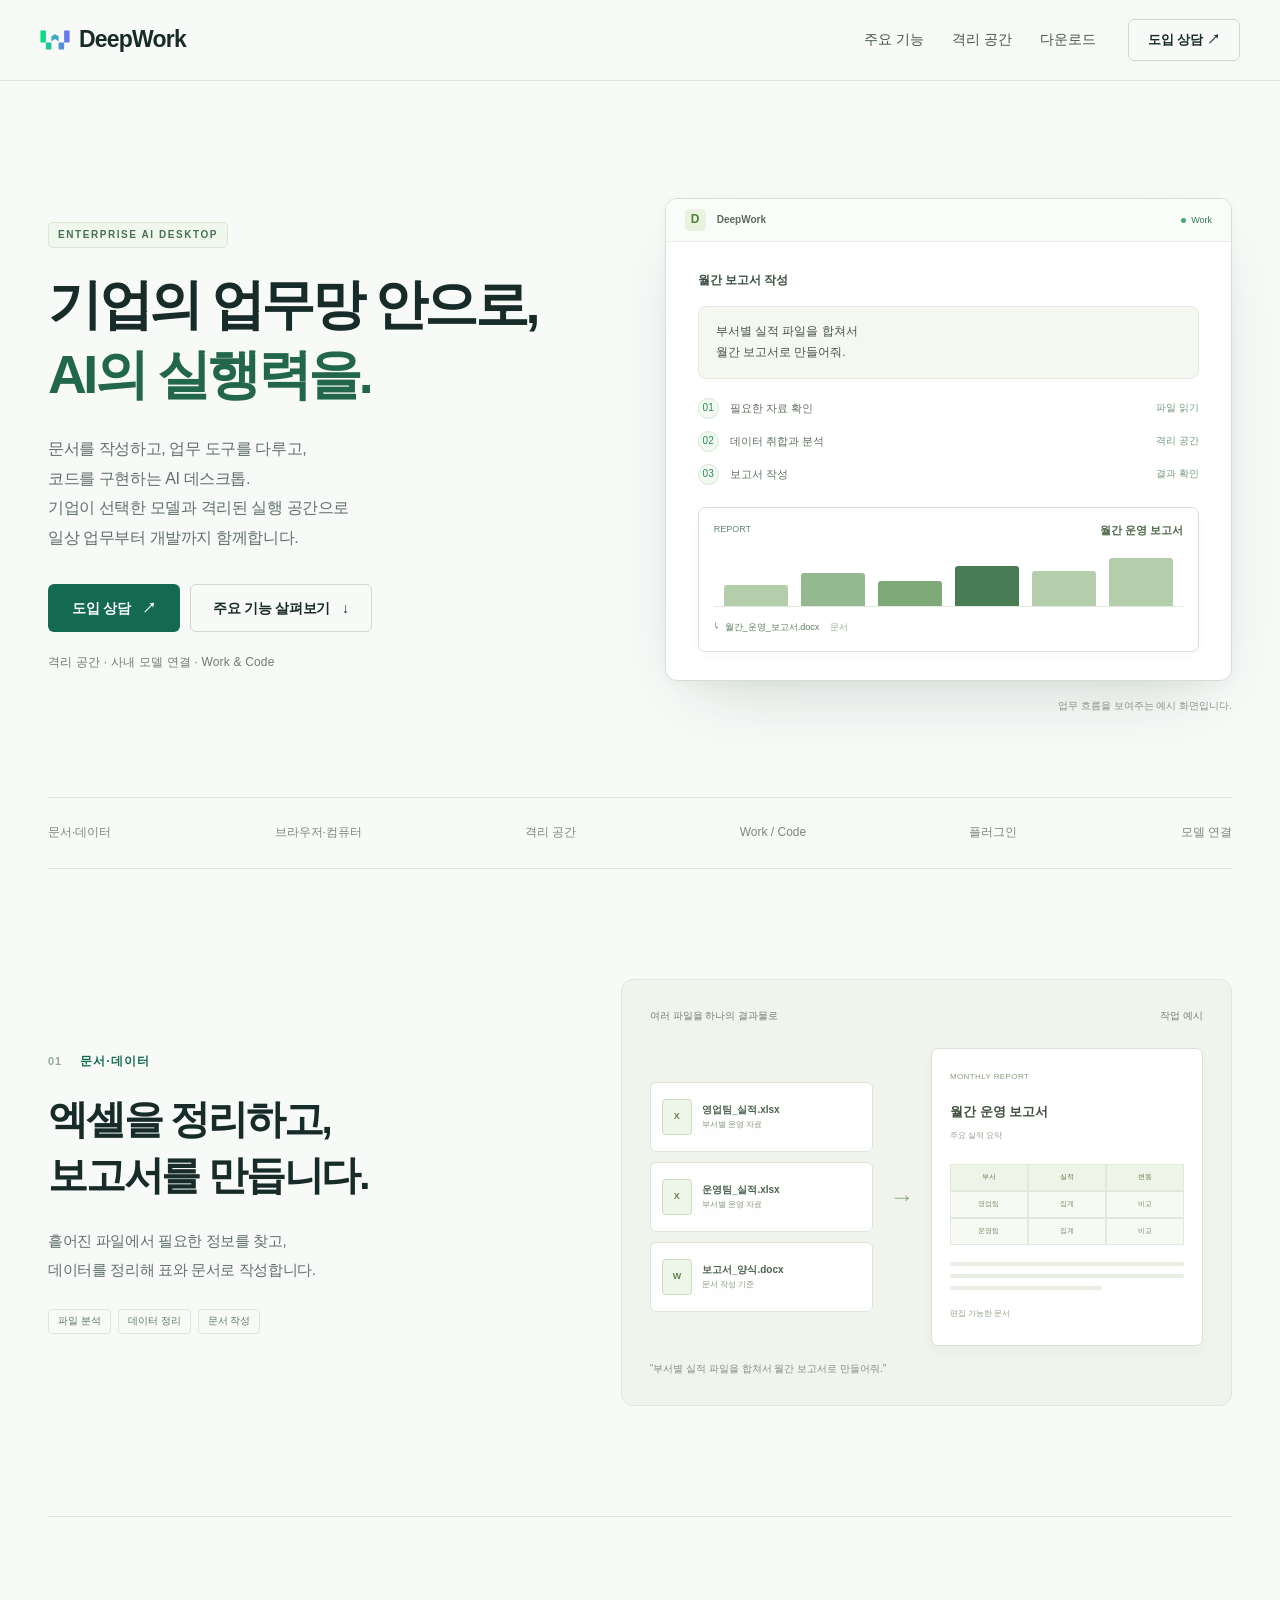
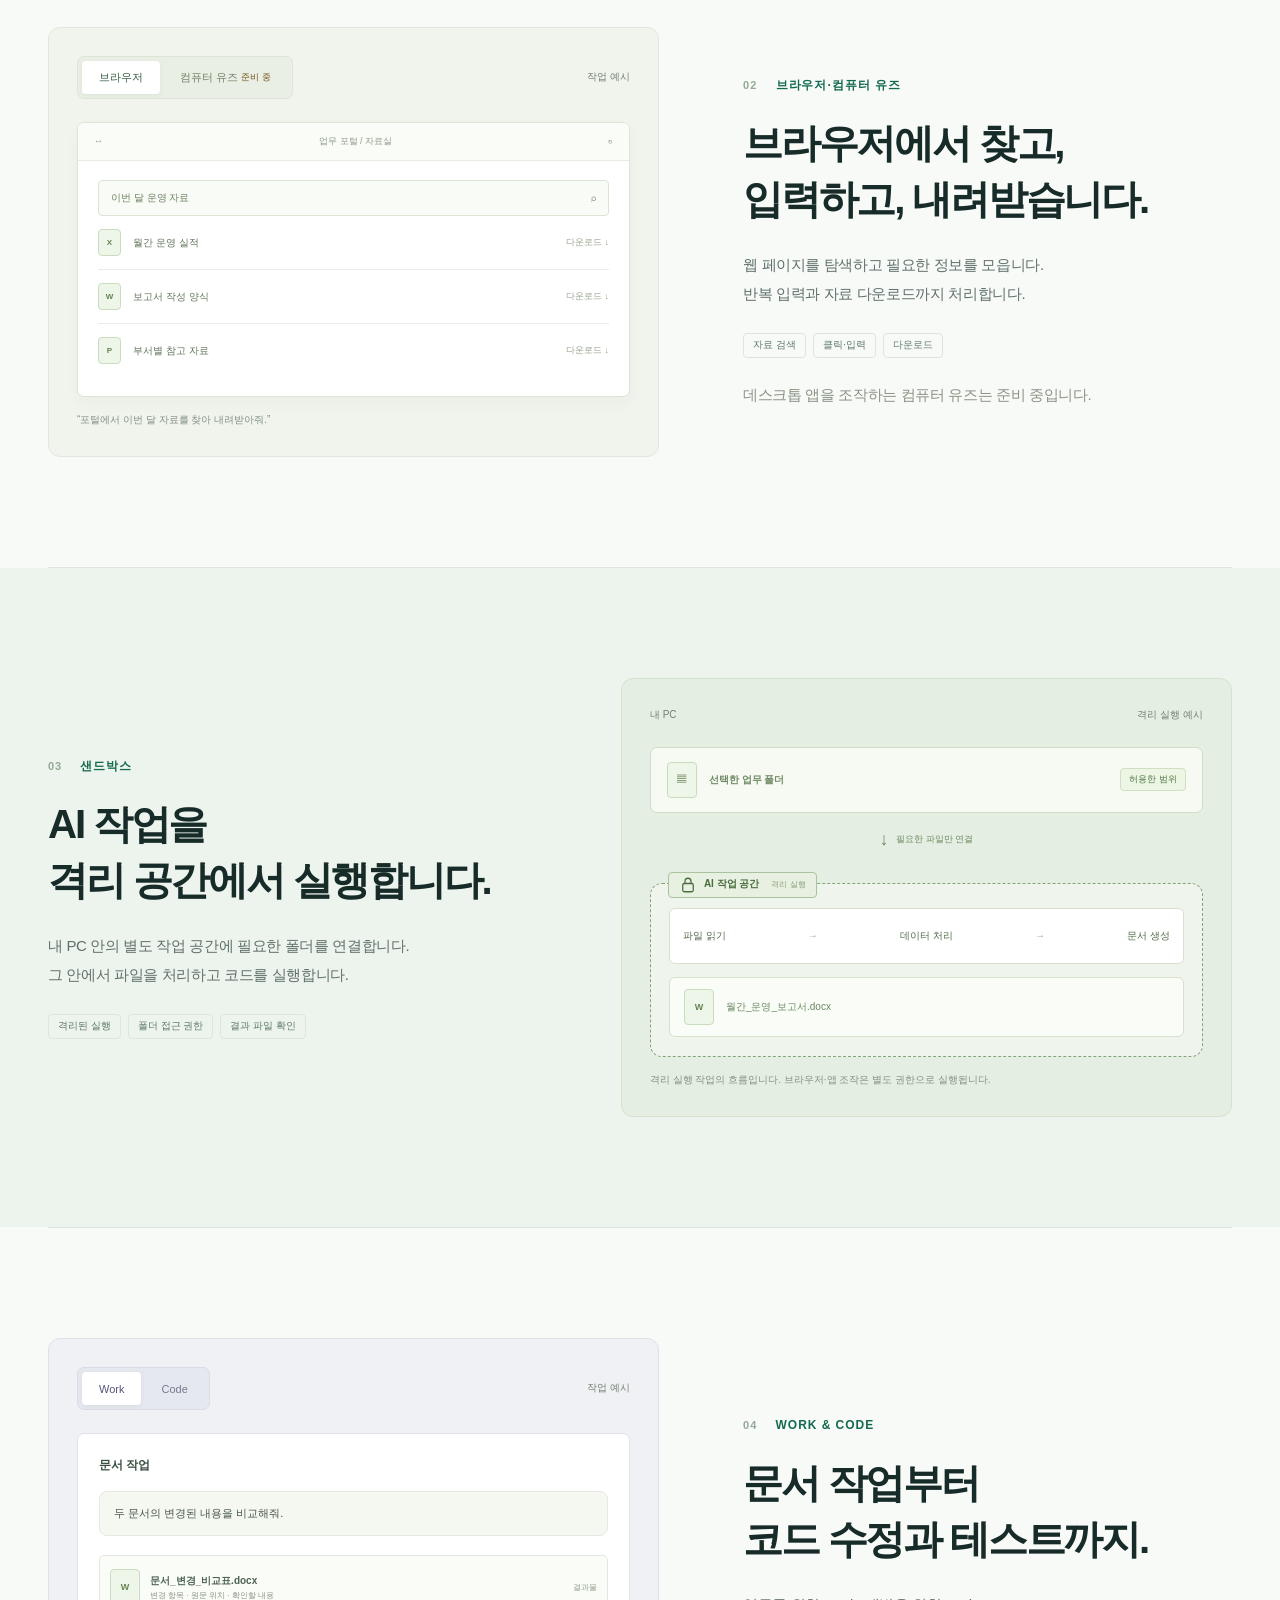
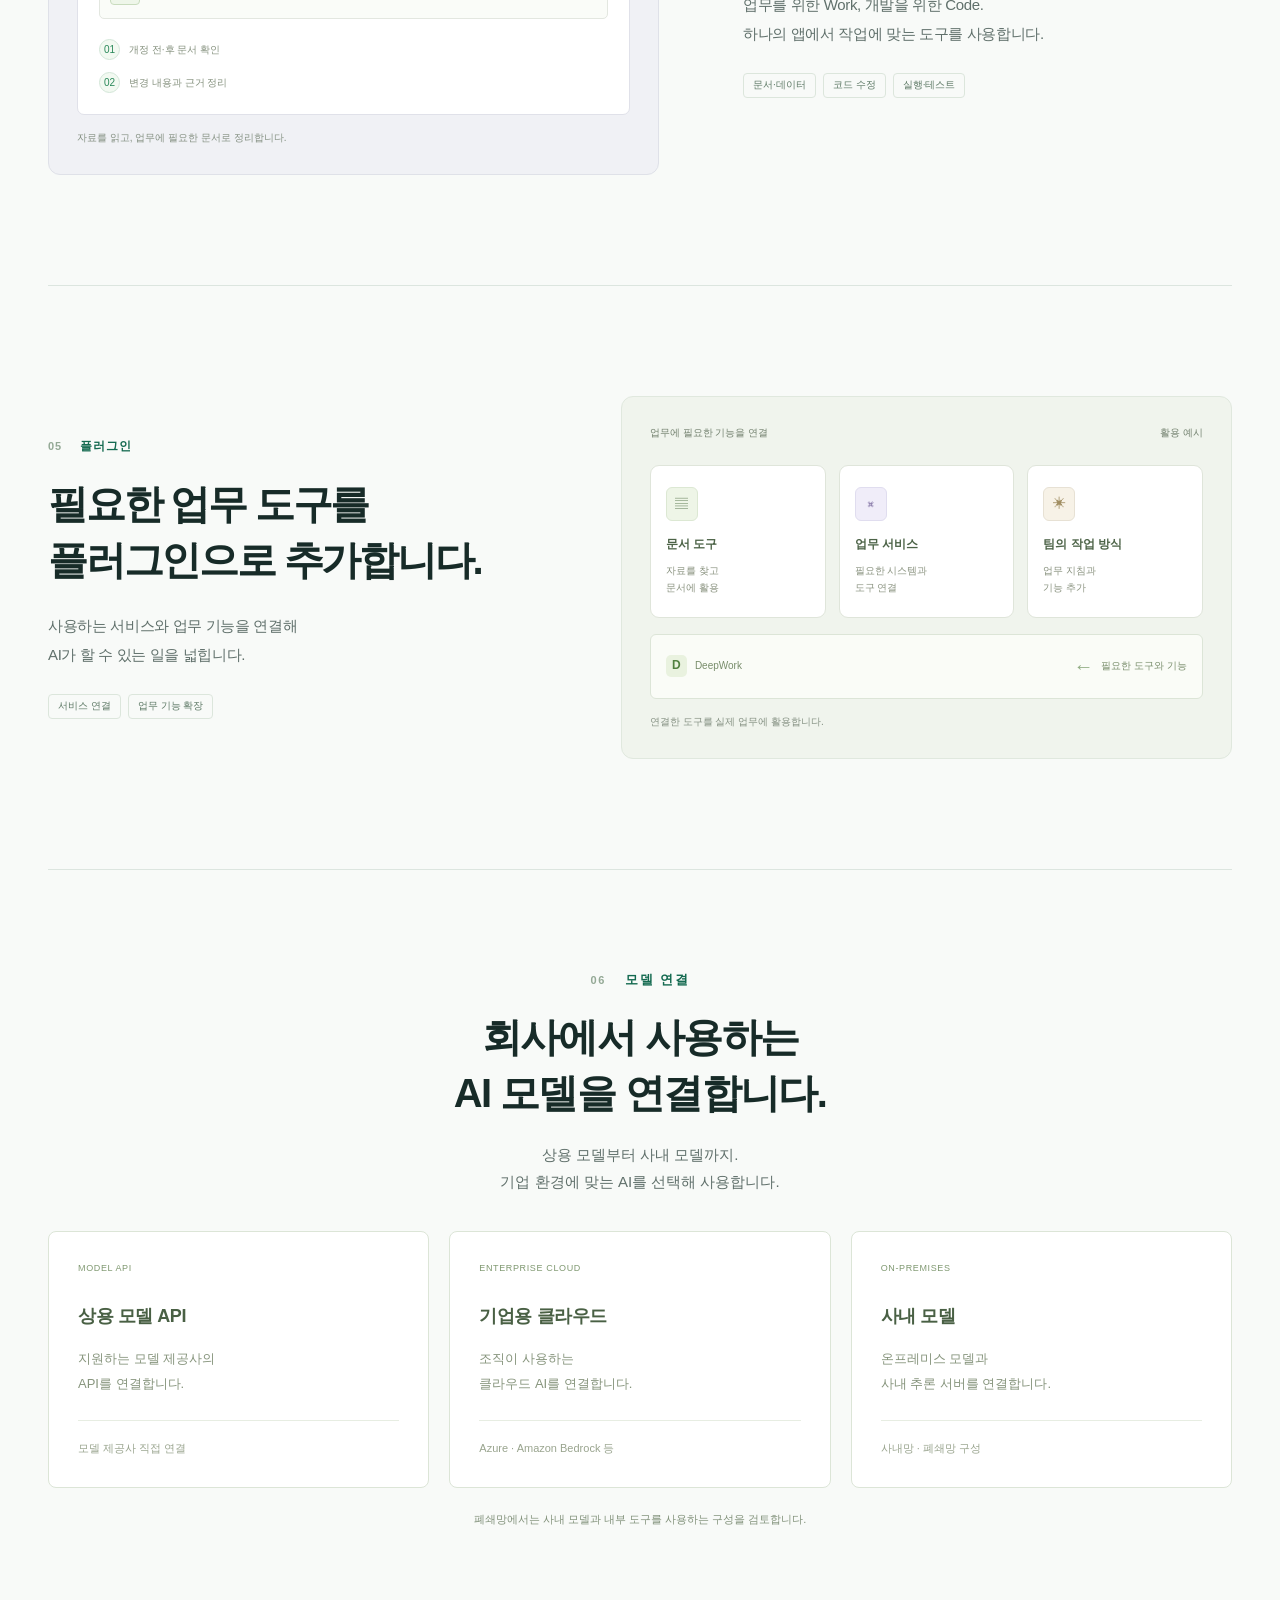
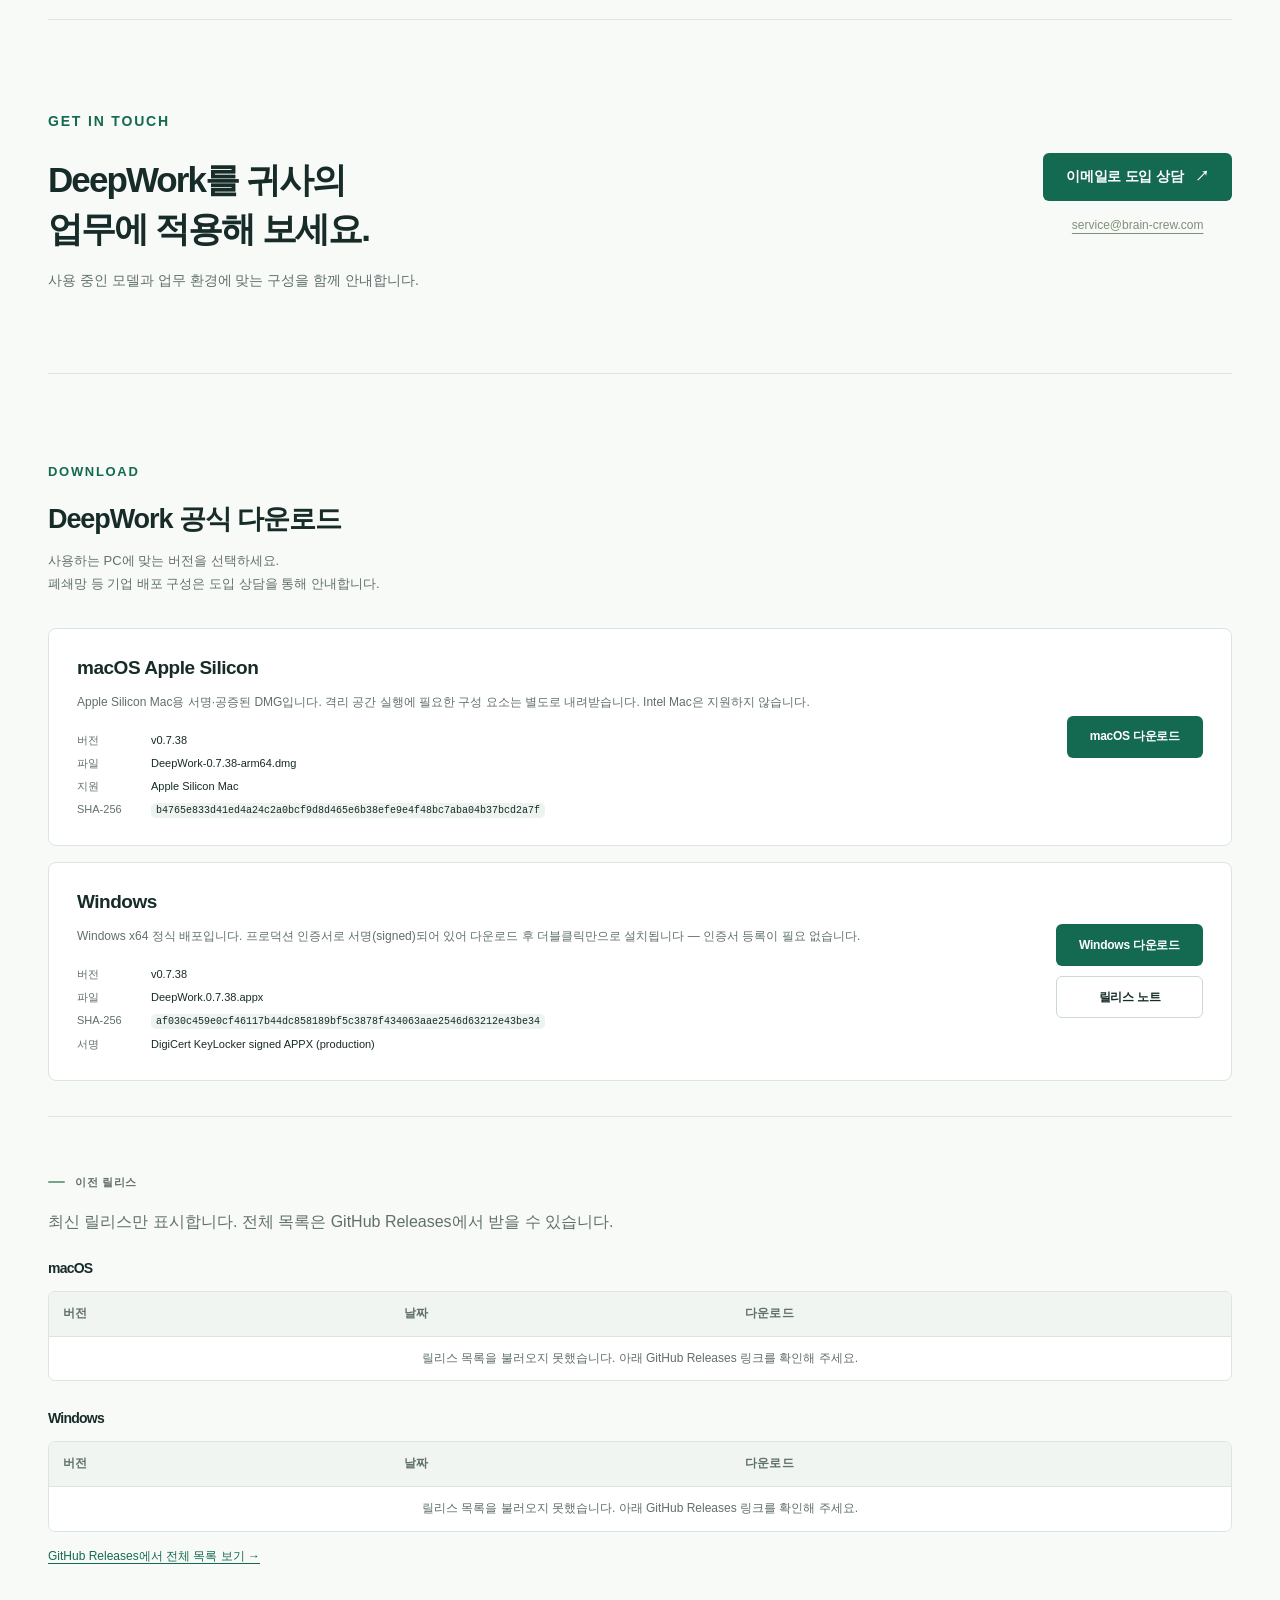
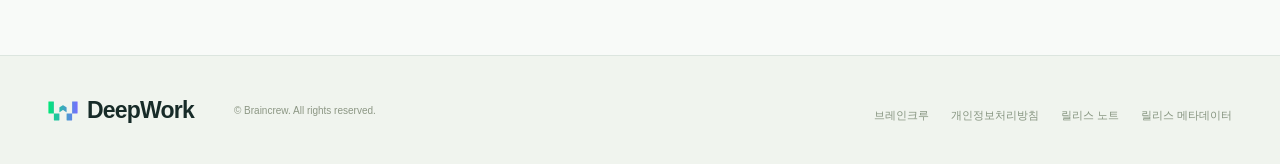
<file: index.html>
<!doctype html>
<html lang="ko">
  <head>
    <meta charset="utf-8" />
    <meta name="viewport" content="width=device-width, initial-scale=1" />
    <title>DeepWork — 기업의 업무망 안으로, AI의 실행력을</title>
    <meta
      name="description"
      content="문서 작성, 브라우저 업무, 코드 개발까지. 격리 공간과 다양한 모델 연결을 갖춘 기업용 AI 데스크톱, DeepWork."
    />
    <meta name="theme-color" content="#f8faf8" />
    <meta property="og:type" content="website" />
    <meta property="og:locale" content="ko_KR" />
    <meta
      property="og:title"
      content="DeepWork — 기업의 업무망 안으로, AI의 실행력을"
    />
    <meta
      property="og:description"
      content="문서를 만들고, 업무 도구를 다루고, 코드를 구현합니다. 기업을 위한 AI 데스크톱."
    />
    <meta
      property="og:url"
      content="https://braincrew-lab.github.io/deepwork-public/"
    />
    <meta
      property="og:image"
      content="https://braincrew-lab.github.io/deepwork-public/assets/deepwork-app-icon.png"
    />
    <link
      rel="canonical"
      href="https://braincrew-lab.github.io/deepwork-public/"
    />
    <link rel="icon" href="assets/deepwork-icon.png?v=lg26" />
    <link rel="stylesheet" href="assets/site.css" />
    <link rel="stylesheet" href="assets/landing.css" />
    <script src="assets/landing.js" defer></script>
  </head>
  <body class="landing">
    <a class="skip-link" href="#main">본문으로 건너뛰기</a>
    <header class="site-header">
      <div class="header-inner">
        <a class="brand" href="./" aria-label="DeepWork 홈">
          <img
            src="assets/deepwork-glyph-light.svg"
            alt=""
            width="28"
            height="28"
          />
          <span translate="no">DeepWork</span>
        </a>
        <nav class="nav-links" aria-label="주요 메뉴">
          <a href="#features">주요 기능</a>
          <a href="#isolation">격리 공간</a>
          <a href="#downloads">다운로드</a>
        </nav>
        <a class="nav-contact" href="#contact"
          >도입 상담 <span aria-hidden="true">↗</span></a
        >
      </div>
    </header>
    <main id="main">
      <div class="container">
        <section class="hero" aria-labelledby="hero-title">
          <div class="hero-copy">
            <p class="eyebrow">
              <span class="pill">Enterprise AI Desktop</span>
            </p>
            <h1 id="hero-title">
              기업의 업무망 안으로,<br /><span>AI의 실행력을.</span>
            </h1>
            <p class="hero-sub">
              문서를 작성하고, 업무 도구를 다루고,<br class="desktop-break" />
              코드를 구현하는 AI 데스크톱.<br />기업이 선택한 모델과 격리된 실행
              공간으로<br class="desktop-break" />
              일상 업무부터 개발까지 함께합니다.
            </p>
            <div class="hero-actions">
              <a class="button primary" href="#contact"
                >도입 상담 <span aria-hidden="true">↗</span></a
              >
              <a class="button secondary" href="#features"
                >주요 기능 살펴보기 <span aria-hidden="true">↓</span></a
              >
            </div>
            <p class="hero-note">
              격리 공간 <span aria-hidden="true">·</span> 사내 모델 연결
              <span aria-hidden="true">·</span> Work &amp; Code
            </p>
          </div>
          <div class="hero-visual">
            <div
              class="workflow-window"
              role="img"
              aria-label="업무 흐름 예시: 부서별 실적 파일을 확인하고 데이터를 정리한 뒤 월간 보고서를 작성합니다."
            >
              <div class="window-bar">
                <span class="mini-logo">D</span
                ><span class="window-label">DeepWork</span
                ><span class="window-status">Work</span>
              </div>
              <div class="workflow-body">
                <div class="workflow-main">
                  <p class="task-label">월간 보고서 작성</p>
                  <div class="prompt-box">
                    부서별 실적 파일을 합쳐서<br />월간 보고서로 만들어줘.
                  </div>
                  <div class="process-list">
                    <div class="process-step">
                      <span class="step-icon">01</span
                      ><span class="step-copy">필요한 자료 확인</span
                      ><span class="step-state">파일 읽기</span>
                    </div>
                    <div class="process-step">
                      <span class="step-icon">02</span
                      ><span class="step-copy">데이터 취합과 분석</span
                      ><span class="step-state">격리 공간</span>
                    </div>
                    <div class="process-step">
                      <span class="step-icon">03</span
                      ><span class="step-copy">보고서 작성</span
                      ><span class="step-state">결과 확인</span>
                    </div>
                  </div>
                  <div class="result-sheet">
                    <div class="sheet-top">
                      <span>REPORT</span><span>월간 운영 보고서</span>
                    </div>
                    <div class="sheet-chart" aria-hidden="true">
                      <span class="chart-bar" style="--bar: 38%"></span
                      ><span class="chart-bar" style="--bar: 59%"></span
                      ><span class="chart-bar" style="--bar: 46%"></span
                      ><span class="chart-bar" style="--bar: 73%"></span
                      ><span class="chart-bar" style="--bar: 63%"></span
                      ><span class="chart-bar" style="--bar: 87%"></span>
                    </div>
                    <div class="file-chip">
                      <span aria-hidden="true">↳</span> 월간_운영_보고서.docx
                      <span>문서</span>
                    </div>
                  </div>
                </div>
              </div>
            </div>
            <p class="hero-caption">업무 흐름을 보여주는 예시 화면입니다.</p>
          </div>
        </section>
        <nav class="feature-index" aria-label="기능 바로가기">
          <a href="#documents">문서·데이터</a
          ><a href="#computer">브라우저·컴퓨터</a
          ><a href="#isolation">격리 공간</a><a href="#work-code">Work / Code</a
          ><a href="#plugins">플러그인</a><a href="#models">모델 연결</a>
        </nav>
        <div id="features">
          <section
            class="feature-section"
            id="documents"
            aria-labelledby="documents-title"
          >
            <div class="feature-heading">
              <p class="eyebrow">
                <span class="section-number">01</span> 문서·데이터
              </p>
              <h2 id="documents-title">
                엑셀을 정리하고,<br />보고서를 만듭니다.
              </h2>
              <p>
                흩어진 파일에서 필요한 정보를 찾고,<br />데이터를 정리해 표와
                문서로 작성합니다.
              </p>
              <div class="feature-tags">
                <span>파일 분석</span><span>데이터 정리</span
                ><span>문서 작성</span>
              </div>
            </div>
            <div class="feature-visual scene">
              <div class="scene-toolbar">
                <span>여러 파일을 하나의 결과물로</span><span>작업 예시</span>
              </div>
              <div class="scene-grid">
                <div class="document-stack">
                  <div class="file-row">
                    <span class="file-icon">X</span>
                    <div class="file-info">
                      <strong>영업팀_실적.xlsx</strong
                      ><span>부서별 운영 자료</span>
                    </div>
                  </div>
                  <div class="file-row">
                    <span class="file-icon">X</span>
                    <div class="file-info">
                      <strong>운영팀_실적.xlsx</strong
                      ><span>부서별 운영 자료</span>
                    </div>
                  </div>
                  <div class="file-row">
                    <span class="file-icon">W</span>
                    <div class="file-info">
                      <strong>보고서_양식.docx</strong
                      ><span>문서 작성 기준</span>
                    </div>
                  </div>
                </div>
                <span class="arrow-connector" aria-hidden="true">→</span>
                <div class="report-preview">
                  <span class="model-label">MONTHLY REPORT</span>
                  <h3>월간 운영 보고서</h3>
                  <p>주요 실적 요약</p>
                  <div class="report-grid" aria-hidden="true">
                    <span>부서</span><span>실적</span><span>변동</span
                    ><span>영업팀</span><span>집계</span><span>비교</span
                    ><span>운영팀</span><span>집계</span><span>비교</span>
                  </div>
                  <div class="report-line"></div>
                  <div class="report-line"></div>
                  <div class="report-line short"></div>
                  <span class="file-type">편집 가능한 문서</span>
                </div>
              </div>
              <p class="scene-caption">
                “부서별 실적 파일을 합쳐서 월간 보고서로 만들어줘.”
              </p>
            </div>
          </section>
          <section
            class="feature-section reverse"
            id="computer"
            aria-labelledby="computer-title"
          >
            <div class="feature-heading">
              <p class="eyebrow">
                <span class="section-number">02</span> 브라우저·컴퓨터 유즈
              </p>
              <h2 id="computer-title">
                브라우저에서 찾고,<br />입력하고, 내려받습니다.
              </h2>
              <p>
                웹 페이지를 탐색하고 필요한 정보를 모읍니다.<br />반복 입력과
                자료 다운로드까지 처리합니다.
              </p>
              <div class="feature-tags">
                <span>자료 검색</span><span>클릭·입력</span
                ><span>다운로드</span>
              </div>
              <p class="feature-footnote">
                데스크톱 앱을 조작하는 컴퓨터 유즈는 준비 중입니다.
              </p>
            </div>
            <div class="feature-visual scene" data-tabs>
              <div class="scene-toolbar">
                <div
                  class="tabs"
                  role="tablist"
                  aria-label="브라우저와 컴퓨터 작업 예시"
                >
                  <button
                    type="button"
                    id="browser-tab"
                    role="tab"
                    aria-selected="true"
                    aria-controls="browser-panel"
                  >
                    브라우저</button
                  ><button
                    type="button"
                    id="app-tab"
                    role="tab"
                    aria-selected="false"
                    aria-controls="app-panel"
                    tabindex="-1"
                  >
                    컴퓨터 유즈 <span class="coming-soon">준비 중</span>
                  </button>
                </div>
                <span>작업 예시</span>
              </div>
              <div
                class="tab-panel"
                id="browser-panel"
                role="tabpanel"
                tabindex="0"
                aria-labelledby="browser-tab"
              >
                <div class="browser-frame">
                  <div class="browser-address">
                    <span aria-hidden="true">↔</span
                    ><span>업무 포털 / 자료실</span
                    ><span aria-hidden="true">↻</span>
                  </div>
                  <div class="browser-content">
                    <div class="browser-search">
                      이번 달 운영 자료 <span aria-hidden="true">⌕</span>
                    </div>
                    <div class="browser-row">
                      <span class="file-icon">X</span><span>월간 운영 실적</span
                      ><span class="file-type">다운로드 ↓</span>
                    </div>
                    <div class="browser-row">
                      <span class="file-icon">W</span
                      ><span>보고서 작성 양식</span
                      ><span class="file-type">다운로드 ↓</span>
                    </div>
                    <div class="browser-row">
                      <span class="file-icon">P</span
                      ><span>부서별 참고 자료</span
                      ><span class="file-type">다운로드 ↓</span>
                    </div>
                  </div>
                </div>
                <p class="scene-caption">
                  “포털에서 이번 달 자료를 찾아 내려받아줘.”
                </p>
              </div>
              <div
                class="tab-panel"
                id="app-panel"
                role="tabpanel"
                tabindex="0"
                aria-labelledby="app-tab"
                hidden
              >
                <div class="browser-frame">
                  <div class="browser-address">
                    <span>업무 앱</span><span>준비 중 · 활용 예시</span>
                  </div>
                  <div class="app-grid">
                    <div class="app-menu">
                      <span>업무 현황</span><strong>자료 입력</strong
                      ><span>문서 목록</span>
                    </div>
                    <div class="app-form">
                      <div class="form-preview-row">
                        <span>보고 기간</span><strong>이번 달</strong>
                      </div>
                      <div class="form-preview-row">
                        <span>대상 부서</span><strong>운영팀</strong>
                      </div>
                      <div class="form-preview-row">
                        <span>입력 내용</span
                        ><strong>표의 항목을 확인해 입력</strong>
                      </div>
                      <div class="access-pill">입력 결과 확인</div>
                    </div>
                  </div>
                </div>
                <p class="scene-caption">
                  “이 표의 내용을 업무 앱의 입력 항목에 채워줘.”<br />
                  <span>준비 중인 기능의 활용 예시입니다.</span>
                </p>
              </div>
            </div>
          </section>
          <section
            class="feature-section sandbox-section"
            id="isolation"
            aria-labelledby="isolation-title"
          >
            <div class="feature-heading">
              <p class="eyebrow">
                <span class="section-number">03</span> 샌드박스
              </p>
              <h2 id="isolation-title">
                AI 작업을<br />격리 공간에서 실행합니다.
              </h2>
              <p>
                내 PC 안의 별도 작업 공간에 필요한 폴더를 연결합니다.<br />그
                안에서 파일을 처리하고 코드를 실행합니다.
              </p>
              <div class="feature-tags">
                <span>격리된 실행</span><span>폴더 접근 권한</span
                ><span>결과 파일 확인</span>
              </div>
            </div>
            <div
              class="feature-visual sandbox-scene"
              role="img"
              aria-label="격리 실행 예시: 내 PC의 선택한 업무 폴더를 격리 공간에 연결하고, 데이터를 처리해 보고서 파일을 만듭니다."
            >
              <div class="scene-toolbar">
                <span>내 PC</span><span>격리 실행 예시</span>
              </div>
              <div class="host-files">
                <span class="file-icon">▤</span><strong>선택한 업무 폴더</strong
                ><span class="access-pill">허용한 범위</span>
              </div>
              <div class="isolation-connector" aria-hidden="true">
                <span>↓</span> 필요한 파일만 연결
              </div>
              <div class="isolation-boundary">
                <div class="boundary-label">
                  <svg
                    width="18"
                    height="18"
                    viewBox="0 0 24 24"
                    fill="none"
                    aria-hidden="true"
                  >
                    <rect
                      x="5"
                      y="10"
                      width="14"
                      height="11"
                      rx="2"
                      stroke="currentColor"
                      stroke-width="1.7"
                    />
                    <path
                      d="M8 10V7a4 4 0 0 1 8 0v3"
                      stroke="currentColor"
                      stroke-width="1.7"
                    />
                  </svg>
                  AI 작업 공간 <span>격리 실행</span>
                </div>
                <div class="isolation-task">
                  <span>파일 읽기</span><span aria-hidden="true">→</span
                  ><span>데이터 처리</span><span aria-hidden="true">→</span
                  ><span>문서 생성</span>
                </div>
                <div class="boundary-output">
                  <span class="file-icon">W</span
                  ><span>월간_운영_보고서.docx</span>
                </div>
              </div>
              <p class="scene-caption">
                격리 실행 작업의 흐름입니다. 브라우저·앱 조작은 별도 권한으로
                실행됩니다.
              </p>
            </div>
          </section>
          <section
            class="feature-section reverse"
            id="work-code"
            aria-labelledby="work-code-title"
          >
            <div class="feature-heading">
              <p class="eyebrow">
                <span class="section-number">04</span> Work &amp; Code
              </p>
              <h2 id="work-code-title">
                문서 작업부터<br />코드 수정과 테스트까지.
              </h2>
              <p>
                업무를 위한 Work, 개발을 위한 Code.<br />하나의 앱에서 작업에
                맞는 도구를 사용합니다.
              </p>
              <div class="feature-tags">
                <span>문서·데이터</span><span>코드 수정</span
                ><span>실행·테스트</span>
              </div>
            </div>
            <div class="feature-visual scene mode-scene" data-tabs>
              <div class="scene-toolbar">
                <div
                  class="tabs"
                  role="tablist"
                  aria-label="Work와 Code 업무 예시"
                >
                  <button
                    type="button"
                    id="work-tab"
                    role="tab"
                    aria-selected="true"
                    aria-controls="work-panel"
                  >
                    Work</button
                  ><button
                    type="button"
                    id="code-tab"
                    role="tab"
                    aria-selected="false"
                    aria-controls="code-panel"
                    tabindex="-1"
                  >
                    Code
                  </button>
                </div>
                <span>작업 예시</span>
              </div>
              <div
                class="tab-panel"
                id="work-panel"
                role="tabpanel"
                tabindex="0"
                aria-labelledby="work-tab"
              >
                <div class="mode-content">
                  <p class="task-label">문서 작업</p>
                  <div class="prompt-box">
                    두 문서의 변경된 내용을 비교해줘.
                  </div>
                  <div class="file-row">
                    <span class="file-icon">W</span>
                    <div class="file-info">
                      <strong>문서_변경_비교표.docx</strong
                      ><span>변경 항목 · 원문 위치 · 확인할 내용</span>
                    </div>
                    <span class="file-type">결과물</span>
                  </div>
                  <div class="process-list">
                    <div class="process-step">
                      <span class="step-icon">01</span
                      ><span>개정 전·후 문서 확인</span>
                    </div>
                    <div class="process-step">
                      <span class="step-icon">02</span
                      ><span>변경 내용과 근거 정리</span>
                    </div>
                  </div>
                </div>
                <p class="scene-caption">
                  자료를 읽고, 업무에 필요한 문서로 정리합니다.
                </p>
              </div>
              <div
                class="tab-panel"
                id="code-panel"
                role="tabpanel"
                tabindex="0"
                aria-labelledby="code-tab"
                hidden
              >
                <div class="mode-content">
                  <p class="task-label">개발 작업</p>
                  <div class="prompt-box">
                    이 함수의 오류를 고치고 테스트해줘.
                  </div>
                  <div class="code-preview">
                    <div class="browser-address">
                      <span>report.ts</span><span>변경 사항 예시</span>
                    </div>
                    <pre><code><span class="code-removed">− return records[0].amount</span>
<span class="code-added">+ return records[0]?.amount ?? 0</span>

<span class="code-comment">// 빈 데이터도 처리하도록 수정</span></code></pre>
                  </div>
                  <div class="access-pill">변경 사항과 테스트 결과 확인</div>
                </div>
                <p class="scene-caption">
                  프로젝트를 읽고, 코드를 수정하고, 실행해 확인합니다.
                </p>
              </div>
            </div>
          </section>
          <section
            class="feature-section"
            id="plugins"
            aria-labelledby="plugins-title"
          >
            <div class="feature-heading">
              <p class="eyebrow">
                <span class="section-number">05</span> 플러그인
              </p>
              <h2 id="plugins-title">
                필요한 업무 도구를<br />플러그인으로 추가합니다.
              </h2>
              <p>
                사용하는 서비스와 업무 기능을 연결해<br />AI가 할 수 있는 일을
                넓힙니다.
              </p>
              <div class="feature-tags">
                <span>서비스 연결</span><span>업무 기능 확장</span>
              </div>
            </div>
            <div class="feature-visual scene">
              <div class="scene-toolbar">
                <span>업무에 필요한 기능을 연결</span><span>활용 예시</span>
              </div>
              <div class="plugin-grid">
                <div class="plugin-card">
                  <span class="plugin-icon">▤</span>
                  <h3>문서 도구</h3>
                  <p>자료를 찾고<br />문서에 활용</p>
                </div>
                <div class="plugin-card">
                  <span class="plugin-icon">⌘</span>
                  <h3>업무 서비스</h3>
                  <p>필요한 시스템과<br />도구 연결</p>
                </div>
                <div class="plugin-card">
                  <span class="plugin-icon">✳</span>
                  <h3>팀의 작업 방식</h3>
                  <p>업무 지침과<br />기능 추가</p>
                </div>
              </div>
              <div class="plugin-result">
                <span class="mini-logo">D</span><span>DeepWork</span
                ><span class="arrow-connector" aria-hidden="true">←</span
                ><span>필요한 도구와 기능</span>
              </div>
              <p class="scene-caption">연결한 도구를 실제 업무에 활용합니다.</p>
            </div>
          </section>
          <section
            class="model-section"
            id="models"
            aria-labelledby="models-title"
          >
            <div class="section-heading">
              <p class="eyebrow">
                <span class="section-number">06</span> 모델 연결
              </p>
              <h2 id="models-title">
                회사에서 사용하는<br />AI 모델을 연결합니다.
              </h2>
              <p>
                상용 모델부터 사내 모델까지.<br />기업 환경에 맞는 AI를 선택해
                사용합니다.
              </p>
            </div>
            <div class="model-grid">
              <div class="model-card">
                <span class="model-label">MODEL API</span>
                <h3>상용 모델 API</h3>
                <p>지원하는 모델 제공사의<br />API를 연결합니다.</p>
                <span class="model-endpoint">모델 제공사 직접 연결</span>
              </div>
              <div class="model-card">
                <span class="model-label">ENTERPRISE CLOUD</span>
                <h3>기업용 클라우드</h3>
                <p>조직이 사용하는<br />클라우드 AI를 연결합니다.</p>
                <span class="model-endpoint">Azure · Amazon Bedrock 등</span>
              </div>
              <div class="model-card">
                <span class="model-label">ON-PREMISES</span>
                <h3>사내 모델</h3>
                <p>온프레미스 모델과<br />사내 추론 서버를 연결합니다.</p>
                <span class="model-endpoint">사내망 · 폐쇄망 구성</span>
              </div>
            </div>
            <p class="model-note">
              폐쇄망에서는 사내 모델과 내부 도구를 사용하는 구성을 검토합니다.
            </p>
          </section>
        </div>
        <section
          class="contact-section"
          id="contact"
          aria-labelledby="contact-title"
        >
          <div class="contact-copy">
            <p class="eyebrow">GET IN TOUCH</p>
            <h2 id="contact-title">
              DeepWork를 귀사의<br />업무에 적용해 보세요.
            </h2>
            <p>사용 중인 모델과 업무 환경에 맞는 구성을 함께 안내합니다.</p>
          </div>
          <div class="contact-actions">
            <a
              class="button primary"
              href="mailto:service@brain-crew.com?subject=DeepWork%20%EB%8F%84%EC%9E%85%20%EB%AC%B8%EC%9D%98"
              >이메일로 도입 상담 <span aria-hidden="true">↗</span></a
            ><a class="contact-email" href="mailto:service@brain-crew.com"
              >service@brain-crew.com</a
            >
          </div>
        </section>
        <section
          class="downloads"
          id="downloads"
          aria-labelledby="downloads-title"
        >
          <div class="section-heading">
            <p class="eyebrow">DOWNLOAD</p>
            <h2 id="downloads-title">DeepWork 공식 다운로드</h2>
            <p>
              사용하는 PC에 맞는 버전을 선택하세요.<br />폐쇄망 등 기업 배포
              구성은 도입 상담을 통해 안내합니다.
            </p>
          </div>
          <!-- Keep release-updater markup stable: exact code tags are required. -->
          <!-- prettier-ignore -->
          <section class="download-card" aria-labelledby="primary-download">
            <div>
              <h2 id="primary-download">macOS Apple Silicon</h2>
              <p>
                Apple Silicon Mac용 서명·공증된 DMG입니다. 격리 공간 실행에
                필요한 구성 요소는 별도로 내려받습니다. Intel Mac은 지원하지
                않습니다.
              </p>
              <dl class="metadata">
                <div>
                  <dt>버전</dt>
                  <dd>v0.7.38</dd>
                </div>
                <div>
                  <dt>파일</dt>
                  <dd>DeepWork-0.7.38-arm64.dmg</dd>
                </div>
                <div>
                  <dt>지원</dt>
                  <dd>Apple Silicon Mac</dd>
                </div>
                <div>
                  <dt>SHA-256</dt>
                  <dd>
                    <code>b4765e833d41ed4a24c2a0bcf9d8d465e6b38efe9e4f48bc7aba04b37bcd2a7f</code>
                  </dd>
                </div>
              </dl>
            </div>
            <a
              class="button primary"
              href="https://github.com/braincrew-lab/deepwork-public/releases/download/v0.7.38/DeepWork-0.7.38-arm64.dmg"
            >
              macOS 다운로드
            </a>
          </section>

          <!-- prettier-ignore -->
          <section class="download-card" aria-labelledby="windows-download">
            <div>
              <h2 id="windows-download">Windows</h2>
              <p>
                Windows x64 정식 배포입니다. 프로덕션 인증서로 서명(signed)되어
                있어 다운로드 후 더블클릭만으로 설치됩니다 — 인증서 등록이 필요
                없습니다.
              </p>
              <dl class="metadata">
                <div>
                  <dt>버전</dt>
                  <dd>v0.7.38</dd>
                </div>
                <div>
                  <dt>파일</dt>
                  <dd>DeepWork.0.7.38.appx</dd>
                </div>
                <div>
                  <dt>SHA-256</dt>
                  <dd>
                    <code>af030c459e0cf46117b44dc858189bf5c3878f434063aae2546d63212e43be34</code>
                  </dd>
                </div>
                <div>
                  <dt>서명</dt>
                  <dd>DigiCert KeyLocker signed APPX (production)</dd>
                </div>
              </dl>
            </div>
            <div class="button-stack" aria-label="Windows 정식 배포 다운로드">
              <a
                class="button primary"
                href="https://github.com/braincrew-lab/deepwork-public/releases/download/v0.7.38/DeepWork.0.7.38.appx"
              >
                Windows 다운로드
              </a>
              <a
                class="button secondary"
                href="https://github.com/braincrew-lab/deepwork-public/releases/tag/v0.7.38"
              >
                릴리스 노트
              </a>
            </div>
          </section>

          <section
            class="version-history"
            aria-labelledby="version-history-title"
          >
            <p class="section-title" id="version-history-title">이전 릴리스</p>
            <p>
              최신 릴리스만 표시합니다. 전체 목록은 GitHub Releases에서 받을 수
              있습니다.
            </p>
            <p class="version-mobile-note">
              이전 릴리스 표는 데스크톱에서 확인하세요.
              <a
                href="https://github.com/braincrew-lab/deepwork-public/releases"
                >GitHub Releases 열기 →</a
              >
            </p>

            <div class="version-group">
              <h2 class="version-group-title">macOS</h2>
              <div class="version-table-wrap">
                <table class="version-table">
                  <thead>
                    <tr>
                      <th scope="col">버전</th>
                      <th scope="col">날짜</th>
                      <th scope="col">다운로드</th>
                    </tr>
                  </thead>
                  <tbody id="version-rows-mac" aria-live="polite">
                    <tr class="version-status">
                      <td colspan="3">릴리스 목록을 불러오는 중…</td>
                    </tr>
                  </tbody>
                </table>
              </div>
            </div>

            <div class="version-group">
              <h2 class="version-group-title">Windows</h2>
              <div class="version-table-wrap">
                <table class="version-table">
                  <thead>
                    <tr>
                      <th scope="col">버전</th>
                      <th scope="col">날짜</th>
                      <th scope="col">다운로드</th>
                    </tr>
                  </thead>
                  <tbody id="version-rows-win" aria-live="polite">
                    <tr class="version-status">
                      <td colspan="3">릴리스 목록을 불러오는 중…</td>
                    </tr>
                  </tbody>
                </table>
              </div>
            </div>

            <p class="version-fallback">
              <a
                href="https://github.com/braincrew-lab/deepwork-public/releases"
                >GitHub Releases에서 전체 목록 보기 →</a
              >
            </p>
          </section>
        </section>
      </div>
    </main>
    <footer class="site-footer">
      <div class="footer-inner">
        <a class="brand" href="./"
          ><img
            src="assets/deepwork-glyph-light.svg"
            alt=""
            width="24"
            height="24"
          /><span translate="no">DeepWork</span></a
        >
        <p>© Braincrew. All rights reserved.</p>
        <nav class="footer-links" aria-label="서비스 정보">
          <a href="https://www.brain-crew.com/">브레인크루</a
          ><a href="privacy/deepwork-chrome-bridge/">개인정보처리방침</a
          ><a href="https://github.com/braincrew-lab/deepwork-public/releases"
            >릴리스 노트</a
          ><a href="releases/stable.json">릴리스 메타데이터</a>
        </nav>
      </div>
    </footer>
    <script>
      (function () {
        var REPO = "braincrew-lab/deepwork-public";
        var API =
          "https://api.github.com/repos/" + REPO + "/releases?per_page=100";
        var WITHHELD_RELEASE_RE = /^v0\.5\.7(?:$|-)/;
        // VM 이미지(deep-work-vm-*)는 앱이 내부적으로 내려받는 인프라 릴리스라 표에서 제외.
        var INFRA_RELEASE_RE = /^deep-work-vm-/;
        var MAC_ASSET_RE = /\.dmg$/i;
        var WIN_ASSET_RE = /\.(appx|msix|msixbundle)$/i;
        var macBody = document.getElementById("version-rows-mac");
        var winBody = document.getElementById("version-rows-win");
        if (!macBody || !winBody) return;

        var MAX_ROWS = 6;
        var dateFmt;
        try {
          dateFmt = new Intl.DateTimeFormat("ko-KR", {
            year: "numeric",
            month: "2-digit",
            day: "2-digit",
          });
        } catch (e) {
          dateFmt = null;
        }

        function formatDate(iso) {
          if (!iso) return "";
          var d = new Date(iso);
          if (isNaN(d.getTime())) return "";
          if (dateFmt) return dateFmt.format(d);
          var m = d.getMonth() + 1;
          var day = d.getDate();
          return (
            d.getFullYear() +
            "." +
            (m < 10 ? "0" + m : m) +
            "." +
            (day < 10 ? "0" + day : day)
          );
        }

        function statusRow(body, text) {
          body.innerHTML = "";
          var tr = document.createElement("tr");
          tr.className = "version-status";
          var td = document.createElement("td");
          td.colSpan = 3;
          td.textContent = text;
          tr.appendChild(td);
          body.appendChild(tr);
        }

        function channelBadge(rel) {
          if (/-preview\.\d+$/i.test(rel.tag_name)) {
            return {
              text: "preview",
              title: "프리뷰 채널 빌드 (정식 공개판이 아님)",
            };
          }
          if (rel.prerelease) {
            return {
              text: "pre",
              title: "GitHub pre-release (정식 공개판이 아닌 proof/test 빌드)",
            };
          }
          return null;
        }

        function pickAsset(assets, preferRe) {
          var preferred = assets.filter(function (a) {
            return preferRe.test(a.name);
          });
          return (preferred.length ? preferred : assets)[0] || null;
        }

        function buildRow(rel, asset) {
          var tr = document.createElement("tr");

          var verTd = document.createElement("td");
          verTd.className = "v-version";
          var verLink = document.createElement("a");
          verLink.href = rel.html_url;
          verLink.textContent = rel.tag_name;
          verLink.translate = false;
          verTd.appendChild(verLink);
          var badge = channelBadge(rel);
          if (badge) {
            var tag = document.createElement("span");
            tag.className = "v-tag " + badge.text;
            tag.textContent = badge.text;
            tag.title = badge.title;
            verTd.appendChild(tag);
          }
          tr.appendChild(verTd);

          var dateTd = document.createElement("td");
          dateTd.className = "v-date";
          dateTd.textContent = formatDate(rel.published_at);
          tr.appendChild(dateTd);

          var dlTd = document.createElement("td");
          dlTd.className = "v-downloads";
          var link = document.createElement("a");
          link.className = "v-asset";
          if (asset) {
            link.href = asset.browser_download_url;
            link.textContent = asset.name;
            link.translate = false;
          } else {
            link.href = rel.html_url;
            link.textContent = "릴리스 노트";
          }
          dlTd.appendChild(link);
          tr.appendChild(dlTd);

          return tr;
        }

        function moreRow(body, hidden) {
          var tr = document.createElement("tr");
          tr.className = "version-status";
          var td = document.createElement("td");
          td.colSpan = 3;
          var link = document.createElement("a");
          link.href =
            "https://github.com/braincrew-lab/deepwork-public/releases";
          link.textContent =
            "이전 " + hidden + "개 더 보기 — GitHub Releases →";
          td.appendChild(link);
          tr.appendChild(td);
          body.appendChild(tr);
        }

        function fillTable(body, rows, emptyMessage) {
          body.innerHTML = "";
          if (!rows.length) {
            statusRow(body, emptyMessage);
            return;
          }
          rows.slice(0, MAX_ROWS).forEach(function (row) {
            body.appendChild(buildRow(row.rel, row.asset));
          });
          if (rows.length > MAX_ROWS) moreRow(body, rows.length - MAX_ROWS);
        }

        function render(releases) {
          var macRows = [];
          var winRows = [];
          releases.forEach(function (rel) {
            if (rel.draft) return;
            if (WITHHELD_RELEASE_RE.test(rel.tag_name)) return;
            if (INFRA_RELEASE_RE.test(rel.tag_name)) return;
            // CLI 릴리스는 GitHub에 유지하되 데스크톱 다운로드 표에서는 제외.
            if (/^deepcode-cli-/.test(rel.tag_name)) return;
            var assets = rel.assets || [];
            var macAssets = assets.filter(function (a) {
              return MAC_ASSET_RE.test(a.name);
            });
            var winAssets = assets.filter(function (a) {
              return WIN_ASSET_RE.test(a.name);
            });
            // 통합 릴리스(mac DMG + Windows APPX가 한 태그)는 양쪽 표에 모두,
            // 각 표에는 해당 플랫폼 설치 파일만 표시한다.
            if (macAssets.length) {
              macRows.push({
                rel: rel,
                asset: pickAsset(macAssets, /offline/i),
              });
            }
            if (winAssets.length) {
              winRows.push({
                rel: rel,
                asset: pickAsset(winAssets, /\.(appx|msixbundle)$/i),
              });
            }
            if (!macAssets.length && !winAssets.length) {
              var target = /win|windows|appx|msix|cer/i.test(rel.tag_name)
                ? winRows
                : macRows;
              target.push({ rel: rel, asset: null });
            }
          });

          fillTable(macBody, macRows, "표시할 macOS 릴리스가 없습니다.");
          fillTable(winBody, winRows, "표시할 Windows 릴리스가 없습니다.");
        }

        fetch(API, { headers: { Accept: "application/vnd.github+json" } })
          .then(function (res) {
            if (!res.ok) throw new Error("HTTP " + res.status);
            return res.json();
          })
          .then(function (data) {
            if (!Array.isArray(data)) throw new Error("unexpected response");
            render(data);
          })
          .catch(function () {
            var msg =
              "릴리스 목록을 불러오지 못했습니다. 아래 GitHub Releases 링크를 확인해 주세요.";
            statusRow(macBody, msg);
            statusRow(winBody, msg);
          });
      })();
    </script>
  </body>
</html>
</file>
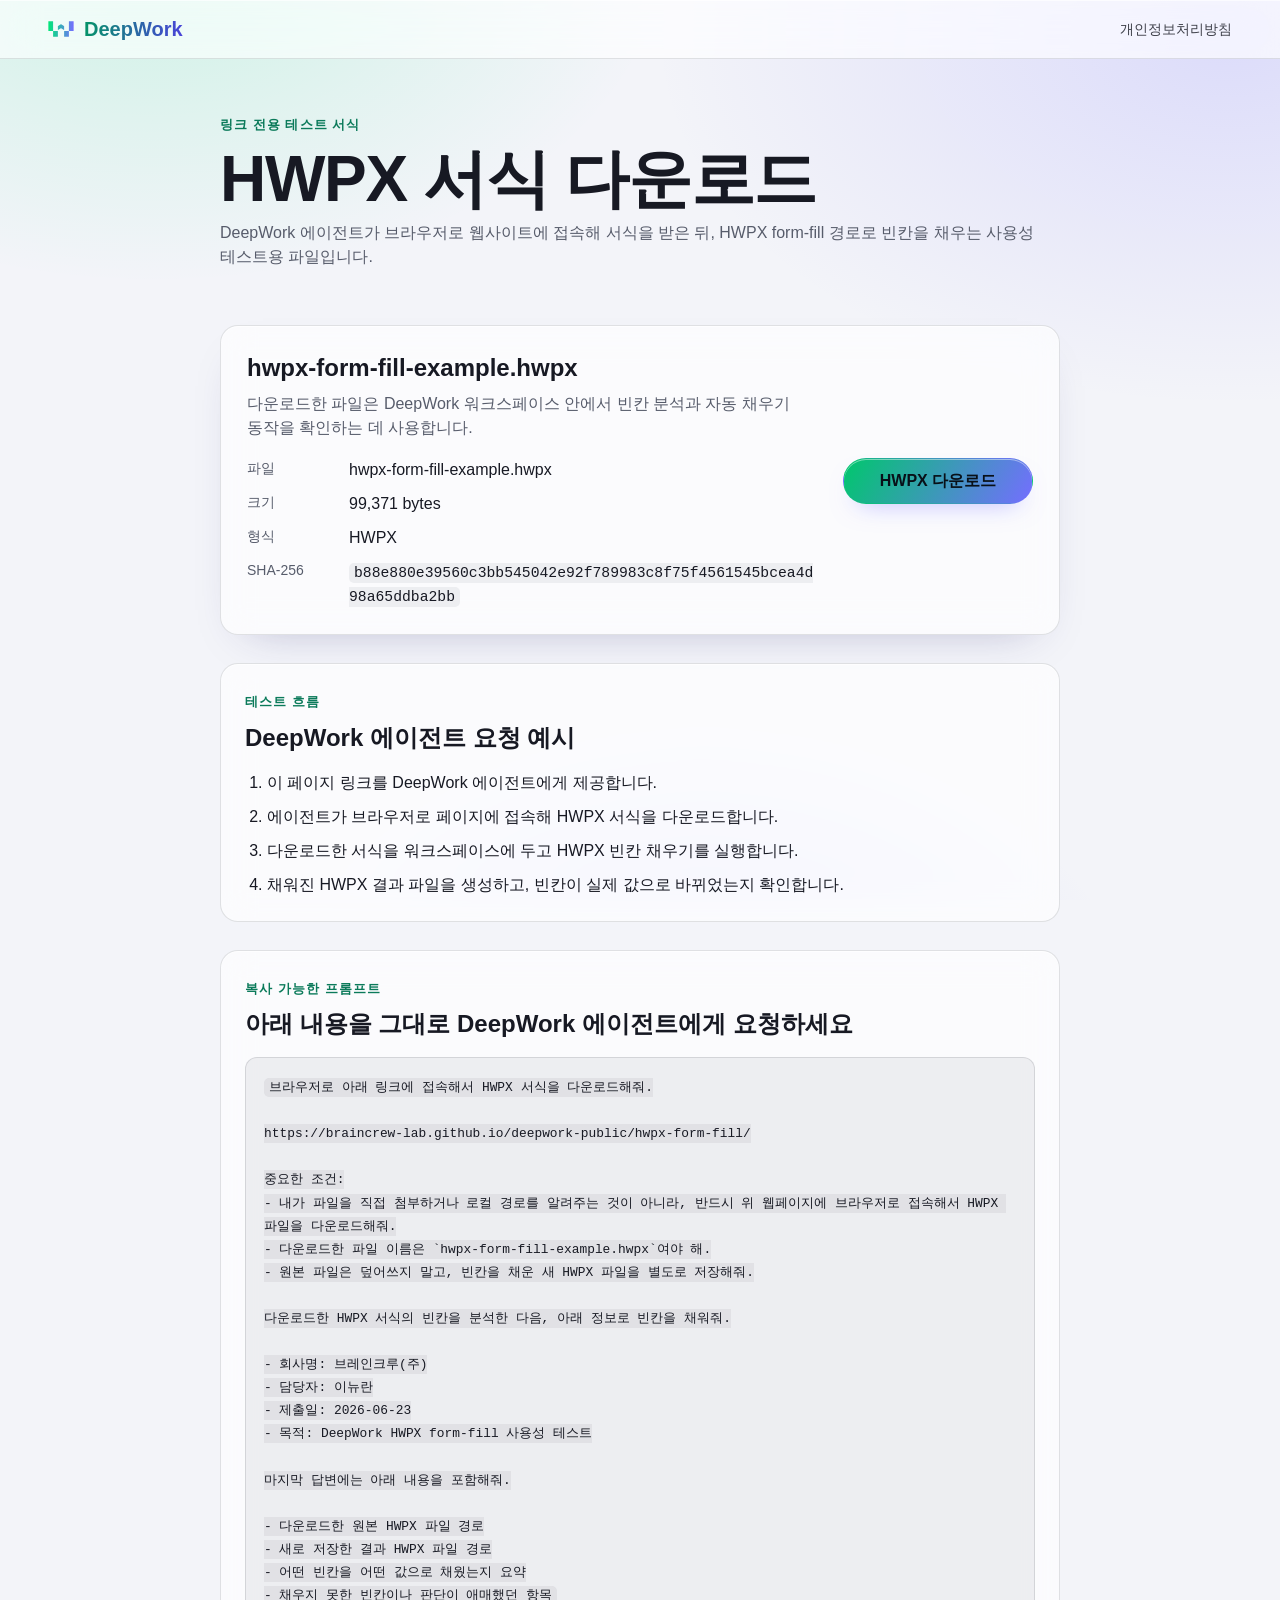
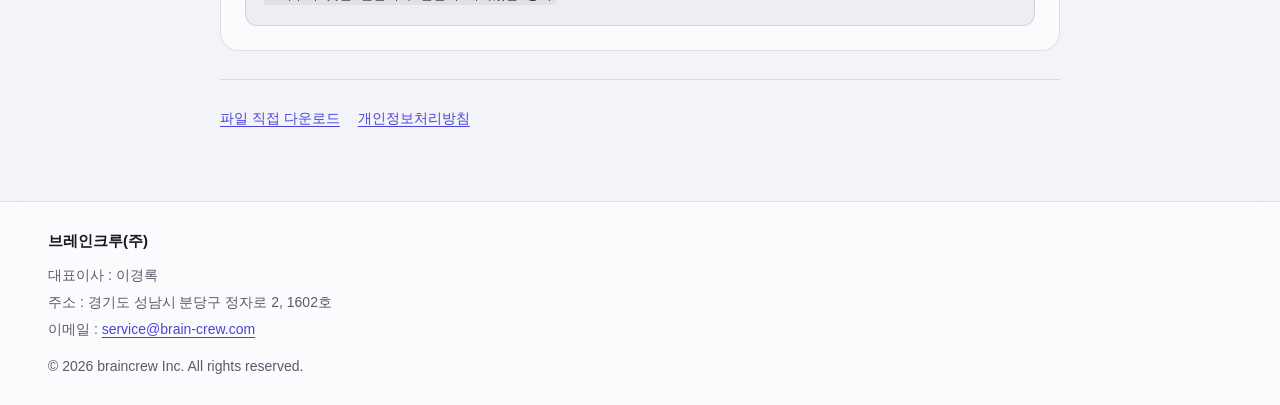
<file: hwpx-form-fill/index.html>
<!doctype html>
<html lang="ko">
  <head>
    <meta charset="utf-8" />
    <meta name="viewport" content="width=device-width, initial-scale=1" />
    <title>DeepWork HWPX 서식 다운로드</title>
    <meta
      name="description"
      content="DeepWork 사용성 테스트용 HWPX 서식 다운로드 페이지입니다."
    />
    <meta name="robots" content="noindex,nofollow" />
    <link rel="icon" href="../assets/deepwork-icon.png?v=lg26" />
    <link rel="stylesheet" href="../assets/site.css" />
  </head>
  <body>
    <header>
      <a class="brand" href="../" aria-label="DeepWork 다운로드">
        <picture>
          <source srcset="../assets/deepwork-glyph-dark.svg" media="(prefers-color-scheme: dark)" />
          <img src="../assets/deepwork-glyph-light.svg" alt="" width="28" height="28" />
        </picture>
        <span translate="no">DeepWork</span>
      </a>
      <nav aria-label="보조 메뉴">
        <a href="../privacy/deepwork-chrome-bridge/">개인정보처리방침</a>
      </nav>
    </header>

    <main class="document">
      <section class="page-head">
        <p class="eyebrow">링크 전용 테스트 서식</p>
        <h1>HWPX 서식 다운로드</h1>
        <p>
          DeepWork 에이전트가 브라우저로 웹사이트에 접속해 서식을 받은 뒤,
          HWPX form-fill 경로로 빈칸을 채우는 사용성 테스트용 파일입니다.
        </p>
      </section>

      <section class="download-card" aria-labelledby="hwpx-download">
        <div>
          <h2 id="hwpx-download">hwpx-form-fill-example.hwpx</h2>
          <p>
            다운로드한 파일은 DeepWork 워크스페이스 안에서 빈칸 분석과 자동 채우기
            동작을 확인하는 데 사용합니다.
          </p>
          <dl class="metadata">
            <div>
              <dt>파일</dt>
              <dd>hwpx-form-fill-example.hwpx</dd>
            </div>
            <div>
              <dt>크기</dt>
              <dd>99,371 bytes</dd>
            </div>
            <div>
              <dt>형식</dt>
              <dd>HWPX</dd>
            </div>
            <div>
              <dt>SHA-256</dt>
              <dd>
                <code>b88e880e39560c3bb545042e92f789983c8f75f4561545bcea4d98a65ddba2bb</code>
              </dd>
            </div>
          </dl>
        </div>
        <a
          class="button primary"
          href="../assets/forms/hwpx-form-fill-example.hwpx"
          download
        >
          HWPX 다운로드
        </a>
      </section>

      <section class="guide-card" aria-labelledby="test-flow">
        <div>
          <p class="eyebrow">테스트 흐름</p>
          <h2 id="test-flow">DeepWork 에이전트 요청 예시</h2>
        </div>
        <ol>
          <li>이 페이지 링크를 DeepWork 에이전트에게 제공합니다.</li>
          <li>에이전트가 브라우저로 페이지에 접속해 HWPX 서식을 다운로드합니다.</li>
          <li>다운로드한 서식을 워크스페이스에 두고 HWPX 빈칸 채우기를 실행합니다.</li>
          <li>채워진 HWPX 결과 파일을 생성하고, 빈칸이 실제 값으로 바뀌었는지 확인합니다.</li>
        </ol>
      </section>

      <section class="prompt-card" aria-labelledby="copy-ready-prompt">
        <div>
          <p class="eyebrow">복사 가능한 프롬프트</p>
          <h2 id="copy-ready-prompt">아래 내용을 그대로 DeepWork 에이전트에게 요청하세요</h2>
        </div>
        <pre class="copy-prompt"><code>브라우저로 아래 링크에 접속해서 HWPX 서식을 다운로드해줘.

https://braincrew-lab.github.io/deepwork-public/hwpx-form-fill/

중요한 조건:
- 내가 파일을 직접 첨부하거나 로컬 경로를 알려주는 것이 아니라, 반드시 위 웹페이지에 브라우저로 접속해서 HWPX 파일을 다운로드해줘.
- 다운로드한 파일 이름은 `hwpx-form-fill-example.hwpx`여야 해.
- 원본 파일은 덮어쓰지 말고, 빈칸을 채운 새 HWPX 파일을 별도로 저장해줘.

다운로드한 HWPX 서식의 빈칸을 분석한 다음, 아래 정보로 빈칸을 채워줘.

- 회사명: 브레인크루(주)
- 담당자: 이뉴란
- 제출일: 2026-06-23
- 목적: DeepWork HWPX form-fill 사용성 테스트

마지막 답변에는 아래 내용을 포함해줘.

- 다운로드한 원본 HWPX 파일 경로
- 새로 저장한 결과 HWPX 파일 경로
- 어떤 빈칸을 어떤 값으로 채웠는지 요약
- 채우지 못한 빈칸이나 판단이 애매했던 항목</code></pre>
      </section>

      <section class="link-list" aria-label="직접 링크">
        <a href="../assets/forms/hwpx-form-fill-example.hwpx" download>파일 직접 다운로드</a>
        <a href="../privacy/deepwork-chrome-bridge/">개인정보처리방침</a>
      </section>
    </main>

    <footer class="site-footer" aria-label="회사 정보">
      <div class="footer-brand">브레인크루(주)</div>
      <address class="footer-details">
        <span>대표이사 : 이경록</span>
        <span>주소 : 경기도 성남시 분당구 정자로 2, 1602호</span>
        <span>이메일 : <a href="mailto:service@brain-crew.com">service@brain-crew.com</a></span>
      </address>
      <p class="footer-copyright">© 2026 braincrew Inc. All rights reserved.</p>
    </footer>
  </body>
</html>
</file>
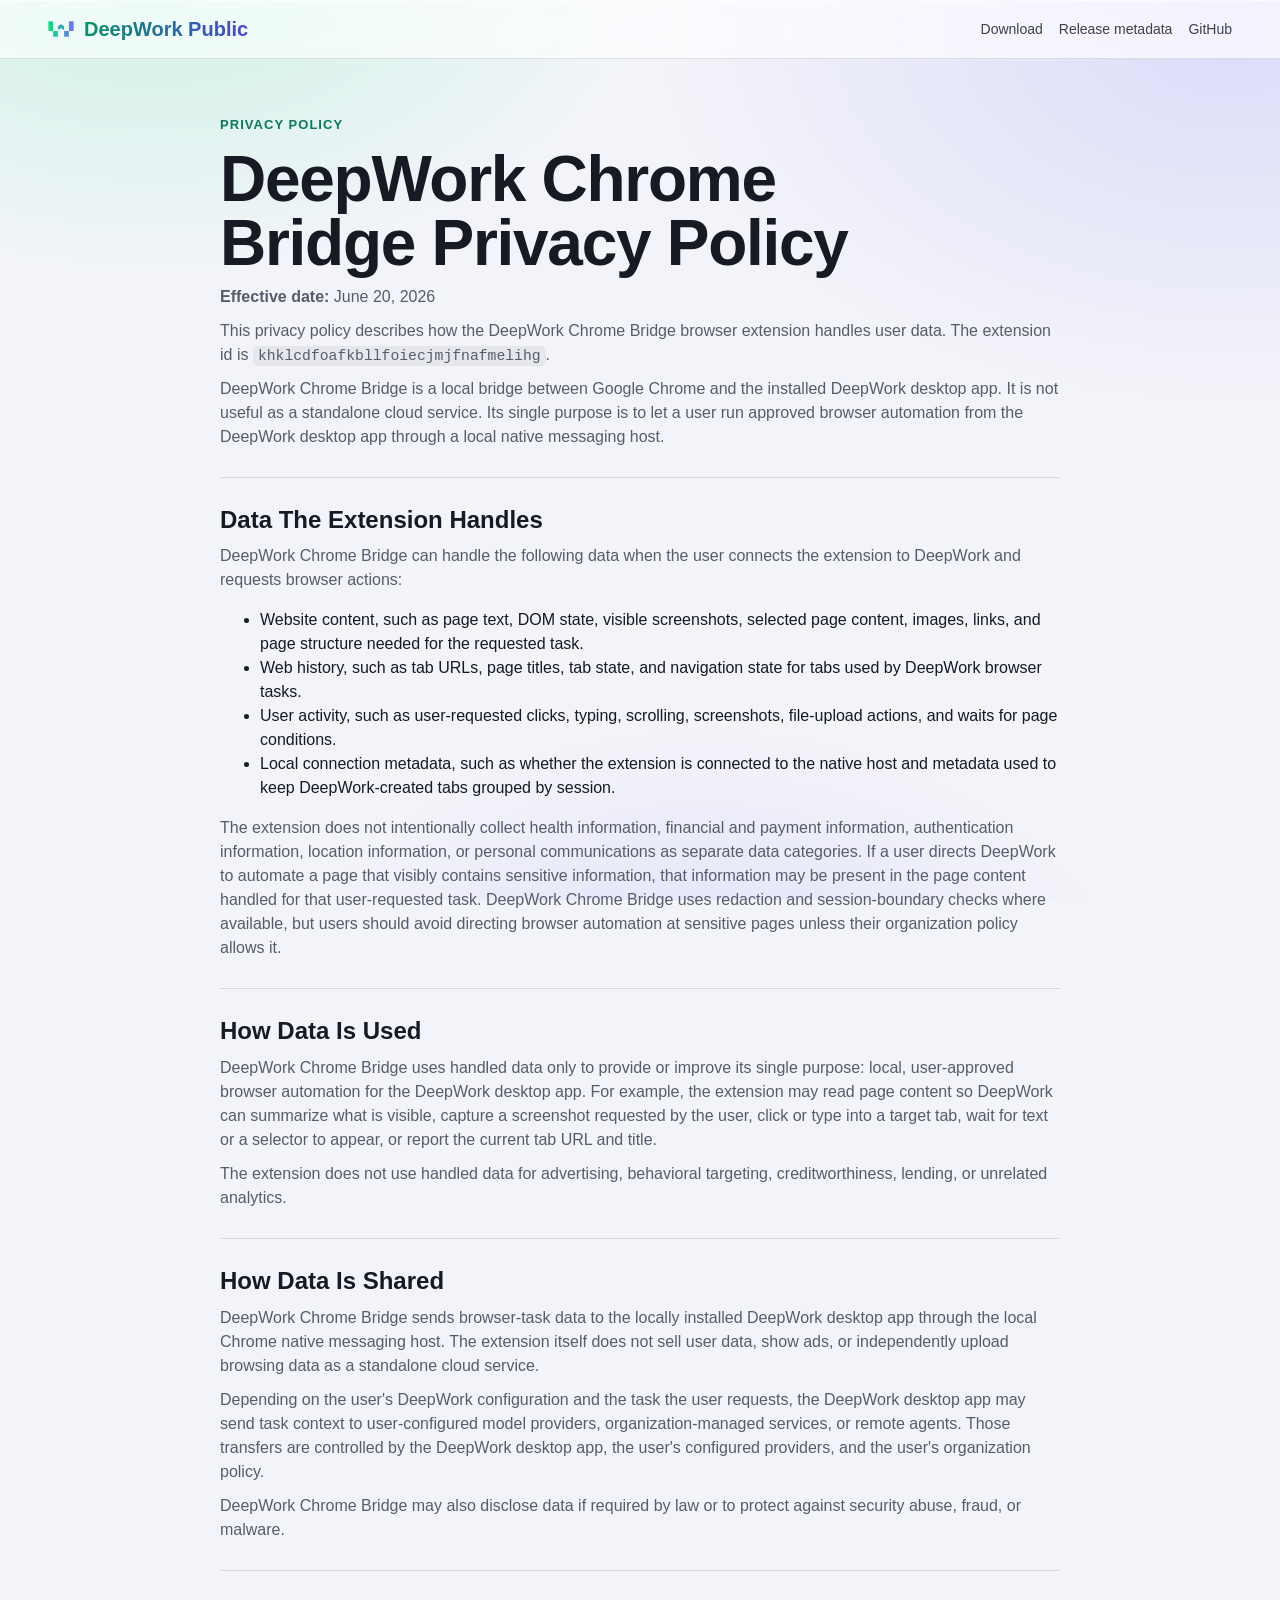
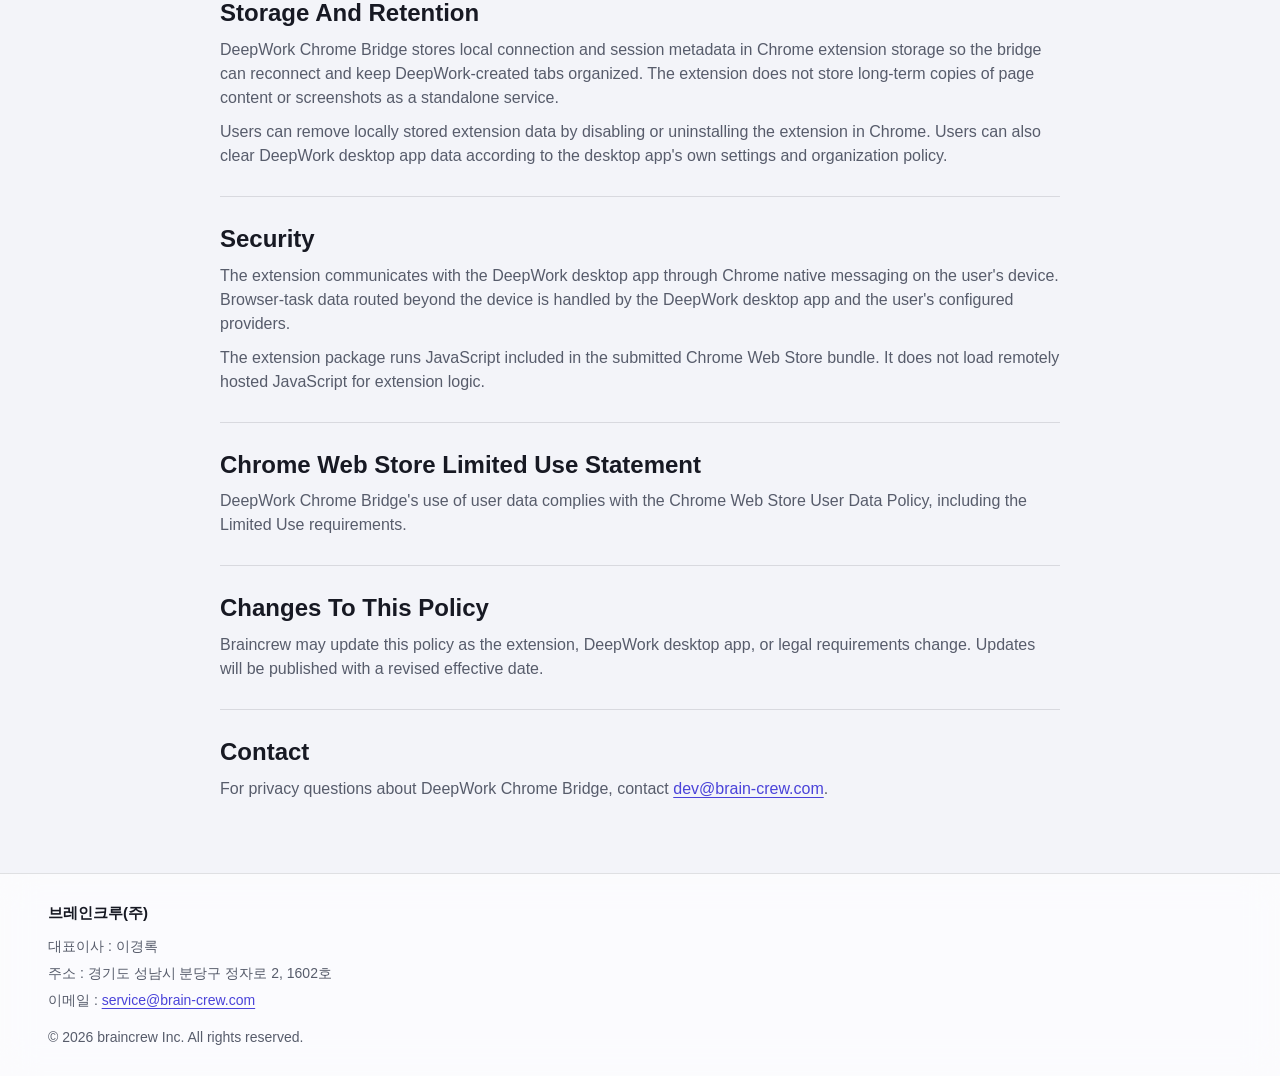
<file: privacy/index.html>
<!doctype html>
<html lang="en">
  <head>
    <meta charset="utf-8" />
    <meta name="viewport" content="width=device-width, initial-scale=1" />
    <title>DeepWork Privacy</title>
    <meta http-equiv="refresh" content="0; url=deepwork-chrome-bridge/" />
    <link rel="canonical" href="deepwork-chrome-bridge/" />
  </head>
  <body>
    <p><a href="deepwork-chrome-bridge/">Open DeepWork Chrome Bridge Privacy Policy</a></p>
  </body>
</html>
</file>
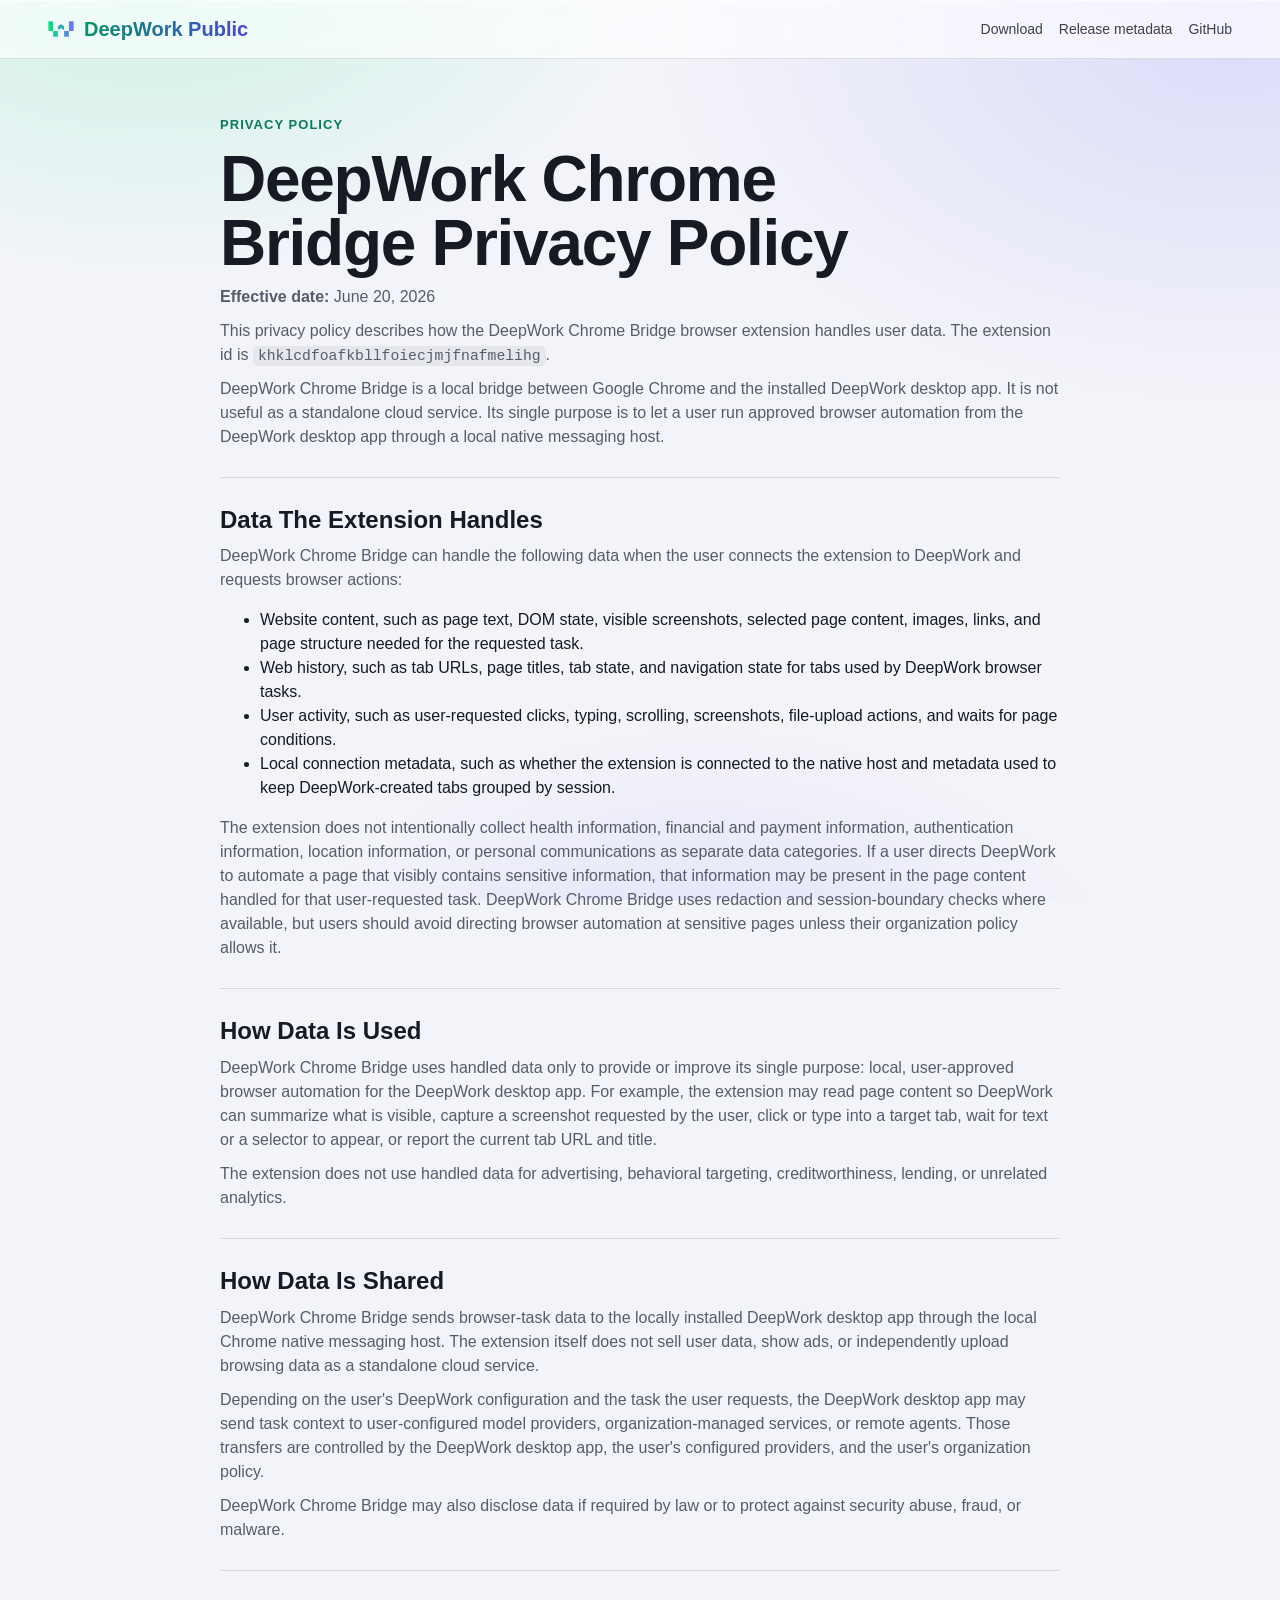
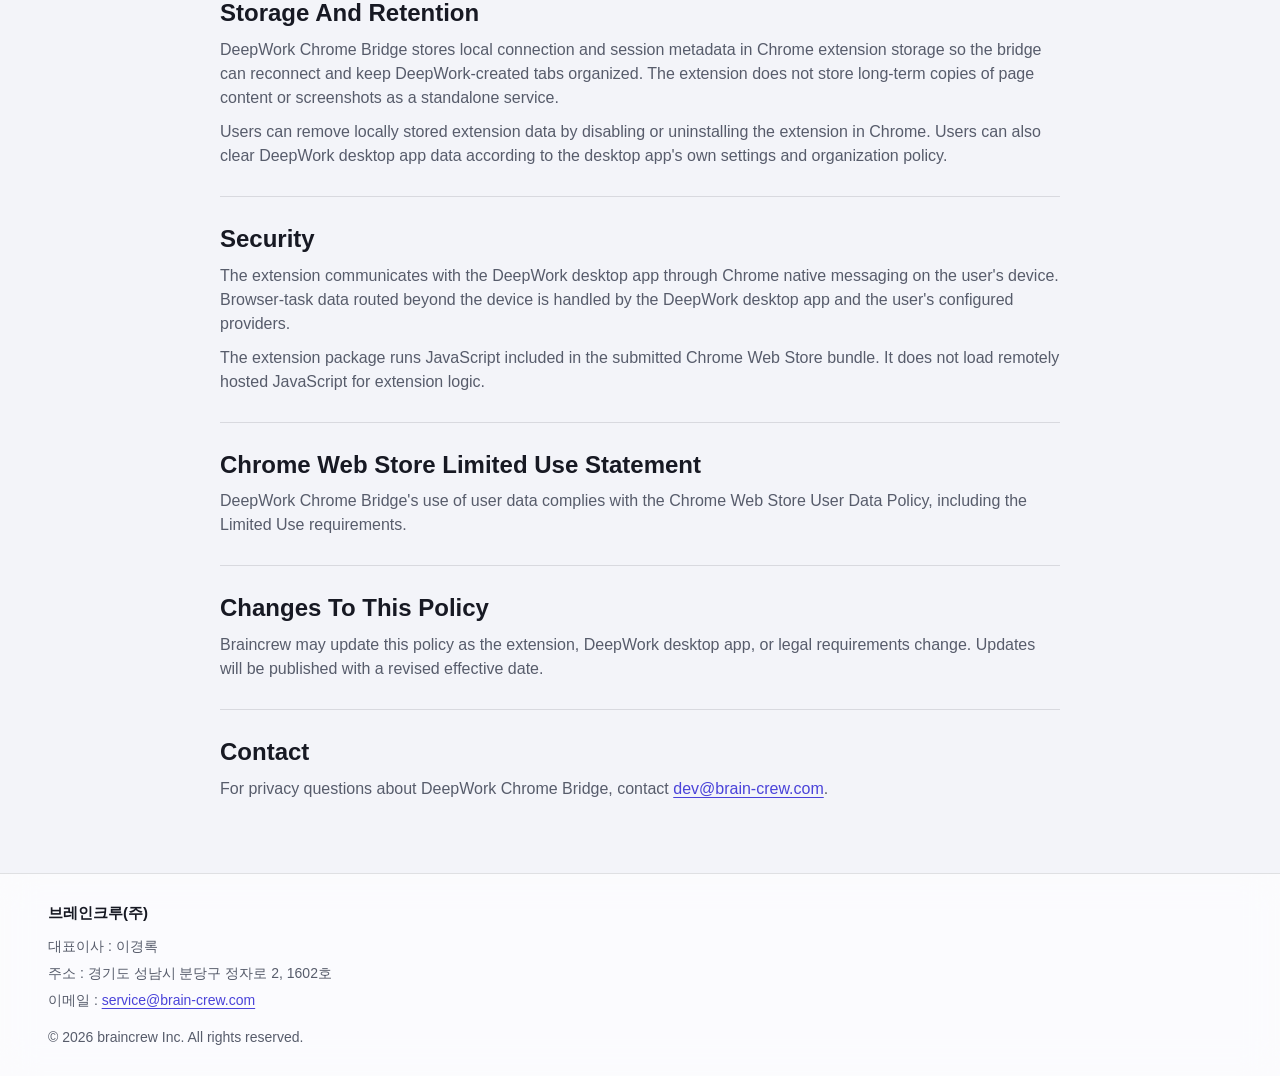
<file: privacy/deepwork-chrome-bridge/index.html>
<!doctype html>
<html lang="en">
  <head>
    <meta charset="utf-8" />
    <meta name="viewport" content="width=device-width, initial-scale=1" />
    <title>DeepWork Chrome Bridge Privacy Policy</title>
    <meta
      name="description"
      content="Privacy policy for the DeepWork Chrome Bridge browser extension."
    />
    <link rel="icon" href="../../assets/deepwork-icon.png?v=lg26" />
    <link rel="stylesheet" href="../../assets/site.css" />
  </head>
  <body>
    <header>
      <a class="brand" href="../../">
        <picture>
          <source srcset="../../assets/deepwork-glyph-dark.svg" media="(prefers-color-scheme: dark)" />
          <img src="../../assets/deepwork-glyph-light.svg" alt="" width="28" height="28" />
        </picture>
        <span translate="no">DeepWork Public</span>
      </a>
      <nav aria-label="Primary">
        <a href="../../">Download</a>
        <a href="../../releases/stable.json">Release metadata</a>
        <a href="https://github.com/braincrew-lab/deepwork-public">GitHub</a>
      </nav>
    </header>

    <main class="document">
      <p class="eyebrow">Privacy Policy</p>
      <h1>DeepWork Chrome Bridge Privacy Policy</h1>
      <p><strong>Effective date:</strong> June 20, 2026</p>
      <p>
        This privacy policy describes how the DeepWork Chrome Bridge browser
        extension handles user data. The extension id is
        <code>khklcdfoafkbllfoiecjmjfnafmelihg</code>.
      </p>
      <p>
        DeepWork Chrome Bridge is a local bridge between Google Chrome and the
        installed DeepWork desktop app. It is not useful as a standalone cloud
        service. Its single purpose is to let a user run approved browser
        automation from the DeepWork desktop app through a local native
        messaging host.
      </p>

      <section>
        <h2>Data The Extension Handles</h2>
        <p>
          DeepWork Chrome Bridge can handle the following data when the user
          connects the extension to DeepWork and requests browser actions:
        </p>
        <ul>
          <li>
            Website content, such as page text, DOM state, visible screenshots,
            selected page content, images, links, and page structure needed for
            the requested task.
          </li>
          <li>
            Web history, such as tab URLs, page titles, tab state, and
            navigation state for tabs used by DeepWork browser tasks.
          </li>
          <li>
            User activity, such as user-requested clicks, typing, scrolling,
            screenshots, file-upload actions, and waits for page conditions.
          </li>
          <li>
            Local connection metadata, such as whether the extension is
            connected to the native host and metadata used to keep
            DeepWork-created tabs grouped by session.
          </li>
        </ul>
        <p>
          The extension does not intentionally collect health information,
          financial and payment information, authentication information,
          location information, or personal communications as separate data
          categories. If a user directs DeepWork to automate a page that visibly
          contains sensitive information, that information may be present in the
          page content handled for that user-requested task. DeepWork Chrome
          Bridge uses redaction and session-boundary checks where available, but
          users should avoid directing browser automation at sensitive pages
          unless their organization policy allows it.
        </p>
      </section>

      <section>
        <h2>How Data Is Used</h2>
        <p>
          DeepWork Chrome Bridge uses handled data only to provide or improve
          its single purpose: local, user-approved browser automation for the
          DeepWork desktop app. For example, the extension may read page content
          so DeepWork can summarize what is visible, capture a screenshot
          requested by the user, click or type into a target tab, wait for text
          or a selector to appear, or report the current tab URL and title.
        </p>
        <p>
          The extension does not use handled data for advertising, behavioral
          targeting, creditworthiness, lending, or unrelated analytics.
        </p>
      </section>

      <section>
        <h2>How Data Is Shared</h2>
        <p>
          DeepWork Chrome Bridge sends browser-task data to the locally
          installed DeepWork desktop app through the local Chrome native
          messaging host. The extension itself does not sell user data, show
          ads, or independently upload browsing data as a standalone cloud
          service.
        </p>
        <p>
          Depending on the user's DeepWork configuration and the task the user
          requests, the DeepWork desktop app may send task context to
          user-configured model providers, organization-managed services, or
          remote agents. Those transfers are controlled by the DeepWork desktop
          app, the user's configured providers, and the user's organization
          policy.
        </p>
        <p>
          DeepWork Chrome Bridge may also disclose data if required by law or to
          protect against security abuse, fraud, or malware.
        </p>
      </section>

      <section>
        <h2>Storage And Retention</h2>
        <p>
          DeepWork Chrome Bridge stores local connection and session metadata in
          Chrome extension storage so the bridge can reconnect and keep
          DeepWork-created tabs organized. The extension does not store
          long-term copies of page content or screenshots as a standalone
          service.
        </p>
        <p>
          Users can remove locally stored extension data by disabling or
          uninstalling the extension in Chrome. Users can also clear DeepWork
          desktop app data according to the desktop app's own settings and
          organization policy.
        </p>
      </section>

      <section>
        <h2>Security</h2>
        <p>
          The extension communicates with the DeepWork desktop app through
          Chrome native messaging on the user's device. Browser-task data routed
          beyond the device is handled by the DeepWork desktop app and the
          user's configured providers.
        </p>
        <p>
          The extension package runs JavaScript included in the submitted Chrome
          Web Store bundle. It does not load remotely hosted JavaScript for
          extension logic.
        </p>
      </section>

      <section>
        <h2>Chrome Web Store Limited Use Statement</h2>
        <p>
          DeepWork Chrome Bridge's use of user data complies with the Chrome Web
          Store User Data Policy, including the Limited Use requirements.
        </p>
      </section>

      <section>
        <h2>Changes To This Policy</h2>
        <p>
          Braincrew may update this policy as the extension, DeepWork desktop
          app, or legal requirements change. Updates will be published with a
          revised effective date.
        </p>
      </section>

      <section>
        <h2>Contact</h2>
        <p>
          For privacy questions about DeepWork Chrome Bridge, contact
          <a href="mailto:dev@brain-crew.com">dev@brain-crew.com</a>.
        </p>
      </section>
    </main>

    <footer class="site-footer" aria-label="Company information">
      <div class="footer-brand">브레인크루(주)</div>
      <address class="footer-details">
        <span>대표이사 : 이경록</span>
        <span>주소 : 경기도 성남시 분당구 정자로 2, 1602호</span>
        <span>이메일 : <a href="mailto:service@brain-crew.com">service@brain-crew.com</a></span>
      </address>
      <p class="footer-copyright">© 2026 braincrew Inc. All rights reserved.</p>
    </footer>
  </body>
</html>
</file>
<file: assets/site.css>
/* DeepWork public site — Liquid Glass rebrand.
   Brand mark gradient: #00E778 (green) → #746EFF (violet). */

:root {
  color-scheme: light dark;
  --ink: #171923;
  --muted: #575c6b;
  --paper: #f3f4f9;
  --panel: rgba(255, 255, 255, 0.66);
  --panel-solid: #ffffff;
  --rule: rgba(23, 25, 35, 0.12);
  --accent: #0b7a5a;
  --accent-strong: #4a43d9;
  --warn: #9a5b00;
  --code-bg: rgba(23, 25, 35, 0.06);
  --subtle-bg: rgba(23, 25, 35, 0.03);
  --subtle-rule: rgba(23, 25, 35, 0.08);
  --focus: #5d56f2;
  --on-accent: #081018;
  --brand-a: #00c76c;
  --brand-b: #746eff;
  --brand-text-a: #049467;
  --brand-text-b: #4a43d9;
  --glass-edge: rgba(255, 255, 255, 0.65);
  --glow-a: rgba(0, 231, 120, 0.16);
  --glow-b: rgba(116, 110, 255, 0.18);
  --card-shadow: 0 18px 44px -28px rgba(41, 37, 112, 0.35);
}

@media (prefers-color-scheme: dark) {
  :root {
    --ink: #eceef4;
    --muted: #9ba1ae;
    --paper: #0e1015;
    --panel: rgba(255, 255, 255, 0.045);
    --panel-solid: #1a1d24;
    --rule: rgba(255, 255, 255, 0.1);
    --accent: #3ecf8e;
    --accent-strong: #9d98ff;
    --warn: #e0a45a;
    --code-bg: rgba(255, 255, 255, 0.07);
    --subtle-bg: rgba(255, 255, 255, 0.03);
    --subtle-rule: rgba(255, 255, 255, 0.07);
    --focus: #8f8aff;
    --on-accent: #081018;
    --brand-a: #00e778;
    --brand-b: #8f8aff;
    --brand-text-a: #00e778;
    --brand-text-b: #a3a0ff;
    --glass-edge: rgba(255, 255, 255, 0.09);
    --glow-a: rgba(0, 231, 120, 0.1);
    --glow-b: rgba(116, 110, 255, 0.14);
    --card-shadow: 0 22px 48px -30px rgba(0, 0, 0, 0.7);
  }
}

* {
  box-sizing: border-box;
}

.skip-link {
  position: absolute;
  left: 12px;
  top: -48px;
  z-index: 10;
  padding: 10px 16px;
  border-radius: 999px;
  background: var(--panel-solid);
  border: 1px solid var(--rule);
  color: var(--ink);
  text-decoration: none;
  transition: top 0.15s ease;
}

.skip-link:focus {
  top: 12px;
}

:focus-visible {
  outline: 2px solid var(--focus);
  outline-offset: 2px;
  border-radius: 6px;
}

@media (prefers-reduced-motion: reduce) {
  * {
    transition: none !important;
    animation: none !important;
    scroll-behavior: auto !important;
  }
}

body {
  margin: 0;
  color: var(--ink);
  background-color: var(--paper);
  /* 브랜드 그라데이션을 은은한 조명으로 깔아 아이콘의 유리 질감과 톤을 맞춘다 */
  background-image:
    radial-gradient(52rem 34rem at 12% -6%, var(--glow-a), transparent 62%),
    radial-gradient(56rem 36rem at 96% 4%, var(--glow-b), transparent 64%),
    radial-gradient(40rem 30rem at 55% 118%, var(--glow-b), transparent 70%);
  background-attachment: fixed;
  font-family:
    ui-sans-serif,
    -apple-system,
    BlinkMacSystemFont,
    "Apple SD Gothic Neo",
    "Noto Sans KR",
    "Segoe UI",
    sans-serif;
  line-height: 1.5;
  word-break: keep-all;
}

a {
  color: var(--accent-strong);
  text-underline-offset: 3px;
}

header {
  position: sticky;
  top: 0;
  z-index: 5;
  display: flex;
  align-items: center;
  justify-content: space-between;
  gap: 24px;
  padding: 14px clamp(20px, 4vw, 48px);
  border-bottom: 1px solid var(--rule);
  background: var(--panel);
  -webkit-backdrop-filter: blur(18px) saturate(1.4);
  backdrop-filter: blur(18px) saturate(1.4);
  box-shadow: inset 0 1px 0 var(--glass-edge);
}

.brand {
  display: flex;
  align-items: center;
  gap: 10px;
  color: var(--ink);
  font-size: 20px;
  font-weight: 700;
  text-decoration: none;
}

.brand span {
  background: linear-gradient(92deg, var(--brand-text-a), var(--brand-text-b));
  -webkit-background-clip: text;
  background-clip: text;
  -webkit-text-fill-color: transparent;
  color: transparent;
}

.brand picture {
  display: flex;
}

.brand img {
  display: block;
  width: 26px;
  height: auto;
}

nav {
  display: flex;
  gap: 16px;
  flex-wrap: wrap;
  font-size: 14px;
}

nav a {
  color: var(--ink);
  text-decoration: none;
  opacity: 0.82;
}

nav a:hover,
nav a:focus-visible {
  opacity: 1;
  text-decoration: underline;
  text-underline-offset: 3px;
}

main {
  width: min(960px, calc(100vw - 40px));
  margin: 0 auto;
  padding: 56px 0 72px;
}

.document {
  max-width: 840px;
}

.page-head {
  padding-bottom: 28px;
}

.eyebrow {
  margin: 0 0 12px;
  color: var(--accent);
  font-size: 13px;
  font-weight: 700;
  letter-spacing: 0.08em;
  text-transform: uppercase;
}

h1,
h2 {
  margin: 0;
  letter-spacing: 0;
  text-wrap: balance;
}

h1 {
  font-size: clamp(44px, 7vw, 64px);
  line-height: 1;
  letter-spacing: -0.02em;
}

.hero {
  display: grid;
  grid-template-columns: minmax(0, 1.25fr) minmax(0, 0.75fr);
  gap: clamp(28px, 5vw, 64px);
  align-items: center;
  padding-bottom: 8px;
}

.hero-copy {
  min-width: 0;
}

.hero-sub {
  margin-top: 16px;
  max-width: 38ch;
  font-size: 17px;
}

.hero-actions {
  display: flex;
  flex-wrap: wrap;
  gap: 12px;
  margin-top: 28px;
}

/* 스크린샷 대신 새 Liquid Glass 앱 아이콘을 브랜드 쇼케이스로 띄운다 */
.hero-mark {
  position: relative;
  display: grid;
  place-items: center;
  min-width: 0;
  padding: clamp(28px, 5vw, 48px);
}

.hero-mark::before {
  content: "";
  position: absolute;
  inset: 6%;
  border-radius: 50%;
  background:
    radial-gradient(closest-side at 36% 38%, var(--glow-a), transparent 72%),
    radial-gradient(closest-side at 66% 62%, var(--glow-b), transparent 72%);
  filter: blur(14px);
}

.hero-mark img {
  position: relative;
  display: block;
  width: min(232px, 58%);
  height: auto;
  filter: drop-shadow(0 26px 40px rgba(20, 18, 60, 0.35));
  animation: hero-mark-float 7s ease-in-out infinite;
}

@media (prefers-color-scheme: dark) {
  /* 다크에서는 아이콘 스퀘클이 배경과 겹치므로 브랜드 글로우로 실루엣을 띄운다 */
  .hero-mark::before {
    inset: -2%;
    filter: blur(22px);
    background:
      radial-gradient(closest-side at 34% 36%, rgba(0, 231, 120, 0.22), transparent 70%),
      radial-gradient(closest-side at 68% 64%, rgba(116, 110, 255, 0.3), transparent 70%);
  }

  .hero-mark img {
    filter:
      drop-shadow(0 0 1px rgba(255, 255, 255, 0.35))
      drop-shadow(0 22px 44px rgba(0, 0, 0, 0.6));
  }
}

@keyframes hero-mark-float {
  0%,
  100% {
    transform: translateY(0);
  }
  50% {
    transform: translateY(-10px);
  }
}

h2 {
  font-size: 24px;
  line-height: 1.2;
}

p {
  margin: 10px 0 0;
  color: var(--muted);
  font-size: 16px;
}

.button {
  display: inline-flex;
  min-height: 46px;
  align-items: center;
  justify-content: center;
  padding: 0 22px;
  border: 1px solid transparent;
  border-radius: 999px;
  background: linear-gradient(120deg, var(--brand-a), var(--brand-b));
  color: var(--on-accent);
  font-weight: 700;
  text-decoration: none;
  touch-action: manipulation;
  box-shadow:
    inset 0 1px 0 rgba(255, 255, 255, 0.45),
    0 12px 26px -14px color-mix(in srgb, var(--brand-b) 55%, transparent);
}

.button.primary {
  min-width: 190px;
}

.button.primary:hover {
  filter: brightness(1.05) saturate(1.05);
}

.button.secondary {
  border-color: var(--rule);
  background: var(--panel);
  color: var(--ink);
  box-shadow: inset 0 1px 0 var(--glass-edge);
  -webkit-backdrop-filter: blur(10px);
  backdrop-filter: blur(10px);
}

.button.secondary:hover {
  border-color: var(--accent-strong);
}

.button.compact {
  flex: 0 0 auto;
  min-height: 40px;
  padding: 0 16px;
  white-space: nowrap;
}

.button-stack {
  display: grid;
  gap: 10px;
  justify-items: stretch;
}

.button-stack .button {
  width: 100%;
  white-space: nowrap;
}

.download-card {
  display: grid;
  grid-template-columns: minmax(0, 1fr) auto;
  gap: 24px;
  align-items: center;
  padding: 26px;
  border: 1px solid var(--rule);
  border-radius: 18px;
  background: var(--panel);
  -webkit-backdrop-filter: blur(16px) saturate(1.3);
  backdrop-filter: blur(16px) saturate(1.3);
  box-shadow:
    inset 0 1px 0 var(--glass-edge),
    var(--card-shadow);
}

.download-card + .download-card {
  margin-top: 16px;
}

.download-card-subtle {
  grid-template-columns: minmax(0, 1fr) auto;
  gap: 14px;
  padding: 14px 16px;
  background: var(--subtle-bg);
  border-color: var(--subtle-rule);
  box-shadow: inset 0 1px 0 var(--glass-edge);
}

.download-card-subtle h2 {
  font-size: 18px;
}

.download-card-subtle p,
.download-card-subtle .metadata dt {
  color: var(--muted);
}

.download-card-subtle p {
  margin-top: 6px;
  font-size: 14px;
}

.download-card-subtle .metadata {
  gap: 6px;
  margin-top: 12px;
}

.download-card-subtle .metadata div {
  grid-template-columns: 64px minmax(0, 1fr);
  gap: 10px;
}

.download-card-subtle code {
  background: var(--code-bg);
}

.download-card-subtle .button.secondary {
  min-height: 40px;
  padding: 0 14px;
  border-color: var(--rule);
}

.guide-card {
  display: grid;
  gap: 18px;
  margin-top: 16px;
  padding: 24px;
  border: 1px solid var(--rule);
  border-radius: 18px;
  background: var(--panel);
  -webkit-backdrop-filter: blur(16px) saturate(1.3);
  backdrop-filter: blur(16px) saturate(1.3);
  box-shadow: inset 0 1px 0 var(--glass-edge);
}

.guide-card ol {
  display: grid;
  gap: 10px;
  margin: 0;
  padding-left: 22px;
}

.guide-card li {
  color: var(--ink);
}

.prompt-card {
  display: grid;
  gap: 18px;
  margin-top: 16px;
  padding: 24px;
  border: 1px solid var(--rule);
  border-radius: 18px;
  background: var(--panel);
  -webkit-backdrop-filter: blur(16px) saturate(1.3);
  backdrop-filter: blur(16px) saturate(1.3);
  box-shadow: inset 0 1px 0 var(--glass-edge);
}

.copy-prompt {
  margin: 0;
  max-width: 100%;
  overflow-x: auto;
  white-space: pre-wrap;
  overflow-wrap: anywhere;
  padding: 18px;
  border: 1px solid var(--rule);
  border-radius: 12px;
  background: var(--code-bg);
  color: var(--ink);
  font-family:
    ui-monospace,
    SFMono-Regular,
    Menlo,
    Consolas,
    monospace;
  font-size: 14px;
  line-height: 1.65;
}

.download-list {
  display: grid;
  gap: 12px;
}

.download-row,
.release-row {
  display: flex;
  align-items: center;
  justify-content: space-between;
  gap: 18px;
  padding: 18px;
  border: 1px solid var(--rule);
  border-radius: 14px;
  background: var(--panel);
  box-shadow: inset 0 1px 0 var(--glass-edge);
}

.release-table {
  display: grid;
  gap: 10px;
  margin-top: 18px;
}

.release-row {
  padding: 14px 18px;
}

.link-list {
  display: flex;
  gap: 18px;
  flex-wrap: wrap;
  margin-top: 28px;
  padding-top: 24px;
  border-top: 1px solid var(--rule);
  font-size: 14px;
}

.metadata {
  display: grid;
  gap: 10px;
  margin: 18px 0 0;
}

.metadata div {
  display: grid;
  grid-template-columns: 88px minmax(0, 1fr);
  gap: 14px;
}

.metadata dt {
  color: var(--muted);
  font-size: 14px;
}

.metadata dd {
  margin: 0;
  min-width: 0;
}

code {
  padding: 2px 5px;
  border-radius: 5px;
  background: var(--code-bg);
  font-family: ui-monospace, SFMono-Regular, Menlo, Consolas, monospace;
  font-size: 0.92em;
  overflow-wrap: anywhere;
}

.muted {
  color: var(--muted);
}

.warning {
  color: var(--warn);
}

.document section {
  margin-top: 28px;
  padding-top: 28px;
  border-top: 1px solid var(--rule);
}

.document .page-head {
  margin-top: 0;
  padding-top: 0;
  border-top: 0;
}

footer {
  padding: 28px clamp(20px, 4vw, 48px);
  border-top: 1px solid var(--rule);
  color: var(--muted);
  background: var(--panel);
  -webkit-backdrop-filter: blur(18px) saturate(1.4);
  backdrop-filter: blur(18px) saturate(1.4);
  font-size: 14px;
}

.site-footer {
  display: grid;
  gap: 12px;
}

.footer-brand {
  color: var(--ink);
  font-size: 15px;
  font-weight: 700;
}

.footer-details {
  display: grid;
  gap: 6px;
  font-style: normal;
}

.footer-copyright {
  margin-top: 4px;
  font-size: 14px;
}

.section-title {
  margin: 36px 0 16px;
  color: var(--ink);
  font-size: 13px;
  font-weight: 700;
  letter-spacing: 0.06em;
  text-transform: uppercase;
}

.section-title::before {
  content: "";
  display: inline-block;
  width: 22px;
  height: 3px;
  margin-right: 10px;
  border-radius: 999px;
  background: linear-gradient(90deg, var(--brand-a), var(--brand-b));
  vertical-align: 3px;
}

.page-head + .section-title {
  margin-top: 8px;
}

.version-history {
  margin-top: 40px;
  padding-top: 32px;
  border-top: 1px solid var(--rule);
}

.version-history > .section-title {
  margin-top: 0;
}

.version-group + .version-group {
  margin-top: 28px;
}

.version-group-title {
  margin: 22px 0 0;
  font-size: 16px;
  font-weight: 700;
}

.version-table-wrap {
  margin-top: 12px;
  overflow-x: auto;
  border: 1px solid var(--rule);
  border-radius: 14px;
  background: var(--panel);
  -webkit-backdrop-filter: blur(14px) saturate(1.3);
  backdrop-filter: blur(14px) saturate(1.3);
  box-shadow: inset 0 1px 0 var(--glass-edge);
}

.version-table {
  width: 100%;
  border-collapse: collapse;
  font-size: 14px;
}

.version-table th,
.version-table td {
  padding: 12px 16px;
  text-align: left;
  vertical-align: top;
  border-bottom: 1px solid var(--rule);
}

.version-table thead th {
  position: sticky;
  top: 0;
  color: var(--muted);
  font-size: 12px;
  font-weight: 700;
  letter-spacing: 0.03em;
  text-transform: uppercase;
  background: var(--subtle-bg);
  white-space: nowrap;
}

.version-table tbody tr:last-child td {
  border-bottom: 0;
}

.version-table tbody tr:hover {
  background: var(--subtle-bg);
}

.version-table .v-version {
  white-space: nowrap;
  font-weight: 600;
}

.version-table .v-version a {
  font-weight: 600;
}

.v-tag {
  margin-left: 6px;
  padding: 1px 8px;
  border-radius: 999px;
  background: color-mix(in srgb, var(--warn) 16%, transparent);
  color: var(--warn);
  font-size: 11px;
  font-weight: 700;
  vertical-align: middle;
}

.v-tag.preview {
  background: color-mix(in srgb, var(--accent) 16%, transparent);
  color: var(--accent);
}

.version-table .v-date {
  color: var(--muted);
  white-space: nowrap;
  font-variant-numeric: tabular-nums;
}

.version-table .v-downloads {
  display: flex;
  flex-direction: column;
  gap: 4px;
}

.v-asset {
  font-family: ui-monospace, SFMono-Regular, Menlo, Consolas, monospace;
  font-size: 13px;
  overflow-wrap: anywhere;
}

.version-status td {
  color: var(--muted);
  text-align: center;
}

.version-fallback {
  margin-top: 14px;
  font-size: 14px;
}

.version-mobile-note {
  display: none;
}

@media (max-width: 860px) {
  .hero {
    grid-template-columns: 1fr;
    gap: 8px;
  }

  .hero-mark {
    order: -1;
    justify-items: start;
    padding: 0 0 18px;
  }

  .hero-mark img {
    width: 96px;
    animation: none;
  }

  .hero-mark::before {
    inset: -30% -60% 0 -20%;
  }
}

@media (max-width: 720px) {
  header,
  .download-card,
  .download-row,
  .release-row {
    align-items: flex-start;
    flex-direction: column;
  }

  .download-card {
    display: flex;
  }

  h1 {
    font-size: 42px;
  }

  .hero-actions .button,
  .button.primary,
  .button.compact {
    width: 100%;
  }

  .metadata div {
    grid-template-columns: 1fr;
    gap: 2px;
  }

  /* PC 전용 앱이라 모바일에서는 무거운 릴리스 표를 숨기고 GitHub 링크만 노출 */
  .version-group .version-table-wrap {
    display: none;
  }

  .version-mobile-note {
    display: block;
    margin-top: 8px;
    font-size: 14px;
  }
}

.install-guide {
  margin-top: 56px;
}

.install-guide-intro {
  margin: 12px 0 0;
  max-width: 720px;
  color: var(--muted);
}

.install-guide-intro code {
  background: var(--code-bg);
  border-radius: 4px;
  padding: 1px 5px;
}

.guide-card h3 {
  margin: 0;
  font-size: 18px;
  color: var(--ink);
}

.command-row {
  position: relative;
  min-width: 0;
}

.command-box {
  margin: 0;
  max-width: 100%;
  overflow-x: auto;
  /* 오른쪽 패딩은 오버레이된 복사 버튼 밑에 텍스트 끝이 가려지지 않게 하는 여백 */
  padding: 14px 86px 14px 16px;
  border: 1px solid var(--rule);
  border-radius: 12px;
  background: var(--code-bg);
  color: var(--ink);
  font-family:
    ui-monospace,
    SFMono-Regular,
    Menlo,
    Consolas,
    monospace;
  font-size: 14px;
  line-height: 1.5;
  white-space: pre;
}

.copy-button {
  position: absolute;
  top: 50%;
  right: 8px;
  transform: translateY(-50%);
  padding: 6px 14px;
  border: 1px solid var(--rule);
  border-radius: 999px;
  background: var(--panel-solid);
  color: var(--accent-strong);
  font: inherit;
  font-size: 14px;
  cursor: pointer;
}

.copy-button:hover,
.copy-button:focus-visible {
  border-color: var(--accent-strong);
}

.guide-note {
  margin: 0;
  max-width: 720px;
  font-size: 14px;
  color: var(--muted);
}

.install-guide > .guide-note {
  margin-top: 18px;
}
</file>
<file: assets/landing.css>
/* The product landing keeps its own light palette; utility pages use site.css. */
body.landing {
  color-scheme: light;
  --ink: #172b28;
  --muted: #60706b;
  --paper: #f8faf8;
  --panel: #fff;
  --panel-solid: #fff;
  --rule: #dce5df;
  --subtle-rule: #e8ede8;
  --subtle-bg: #f0f5f1;
  --code-bg: #edf3ee;
  --accent: #146a50;
  --accent-strong: #146a50;
  --focus: #6751d9;
  --warn: #956011;
  --glass-edge: transparent;
  --card-shadow: none;
  background: var(--paper);
  line-height: 1.65;
  -webkit-font-smoothing: antialiased;
}

.landing a {
  color: var(--accent);
}
.landing button {
  font-family: inherit;
}
.landing :is(a, button, [role="tabpanel"]):focus-visible {
  outline: 3px solid var(--focus);
  outline-offset: 5px;
}
.landing :is(section, h2, [id]) {
  scroll-margin-top: 100px;
}
.landing .container {
  width: min(1240px, calc(100% - 96px));
  margin-inline: auto;
}
.landing main {
  width: 100%;
  margin: 0;
  padding: 0;
}
.landing p {
  color: var(--muted);
  line-height: 1.8;
}
.landing .site-header {
  display: block;
  position: sticky;
  top: 0;
  z-index: 20;
  padding: 0;
  background: rgba(248, 250, 248, 0.96);
  border-bottom: 1px solid var(--rule);
  backdrop-filter: blur(16px);
  -webkit-backdrop-filter: blur(16px);
  box-shadow: none;
}
.landing .header-inner {
  width: min(1344px, calc(100% - 80px));
  min-height: 80px;
  margin-inline: auto;
  display: flex;
  align-items: center;
  gap: 32px;
}
.landing .brand {
  flex-shrink: 0;
  gap: 9px;
  font-size: 23px;
  letter-spacing: -0.8px;
  color: var(--ink);
}
.landing .brand span {
  color: var(--ink);
  background: none;
  -webkit-text-fill-color: currentColor;
}
.landing .brand img {
  width: 30px;
  height: 30px;
}
.landing .nav-links {
  display: flex;
  gap: 28px;
  align-items: center;
  flex-wrap: nowrap;
  margin-left: auto;
}
.landing .nav-links a {
  color: #42544c;
  font-size: 14px;
  opacity: 1;
  white-space: nowrap;
}
.landing .nav-links a:hover {
  color: var(--accent);
  text-decoration: none;
}
.landing .nav-contact {
  padding: 9px 19px;
  border: 1px solid #cbd9cf;
  border-radius: 6px;
  font-size: 13px;
  font-weight: 650;
  color: var(--ink);
  text-decoration: none;
  white-space: nowrap;
}
.landing .nav-contact:hover {
  background: #eaf2ec;
  border-color: #b1c7b7;
}
.landing .eyebrow {
  margin: 0 0 22px;
  color: var(--accent);
  font-size: 12px;
  font-weight: 750;
  line-height: 1.6;
  letter-spacing: 0.13em;
  text-transform: uppercase;
}
.landing .hero {
  display: grid;
  grid-template-columns: 1.02fr 1fr;
  gap: 38px;
  align-items: center;
  padding: 100px 0 82px;
}
.landing h1 {
  color: var(--ink);
  font-size: clamp(40px, 4.2vw, 61px);
  font-weight: 650;
  line-height: 1.29;
  letter-spacing: -0.065em;
  text-wrap: balance;
}
.landing h2 {
  color: var(--ink);
  font-size: clamp(30px, 3.15vw, 43px);
  font-weight: 640;
  line-height: 1.4;
  letter-spacing: -0.055em;
  text-wrap: balance;
}
.landing .hero-sub {
  max-width: 440px;
  margin: 25px 0 0;
  font-size: 16px;
  line-height: 1.85;
  letter-spacing: -0.025em;
}
.landing .hero-actions {
  gap: 10px;
  margin-top: 32px;
}
.landing .button {
  min-height: 48px;
  padding: 0 22px;
  border-radius: 6px;
  background: var(--accent);
  color: #fff;
  font-size: 14px;
  font-weight: 650;
  letter-spacing: -0.02em;
  box-shadow: none;
  transition:
    background 0.16s,
    border-color 0.16s,
    transform 0.16s;
}
.landing .button.primary {
  min-width: 132px;
}
.landing .button.primary:hover {
  background: #0c563f;
  filter: none;
  transform: translateY(-1px);
}
.landing .button.secondary {
  border: 1px solid #cbd9cf;
  background: transparent;
  color: var(--ink);
  box-shadow: none;
  backdrop-filter: none;
}
.landing .button.secondary:hover {
  background: #edf3ee;
  border-color: #8cae99;
}
.landing .hero-note {
  margin-top: 20px;
  color: #6d7b72;
  font-size: 12px;
  letter-spacing: 0.015em;
}
.landing .hero-visual {
  min-width: 0;
  position: relative;
  padding: 17px 0 0;
}
.landing .workflow-window {
  overflow: hidden;
  border: 1px solid #d4e0d6;
  border-radius: 12px;
  background: #fff;
  box-shadow:
    0 28px 70px -30px rgba(31, 63, 42, 0.23),
    0 3px 12px rgba(31, 63, 42, 0.03);
}
.landing .window-bar {
  min-height: 43px;
  padding: 0 15px;
  display: flex;
  align-items: center;
  gap: 11px;
  border-bottom: 1px solid #e5ebe5;
  background: #fafcf9;
  font-size: 10px;
}
.landing .window-dots {
  display: flex;
  gap: 4px;
}
.landing .window-dots i,
.landing .window-dots span {
  display: block;
  width: 6px;
  height: 6px;
  border: 1px solid #c7d5c9;
  border-radius: 50%;
}
.landing .window-label {
  font-weight: 650;
  color: #596b5e;
}
.landing .window-status {
  display: inline-flex;
  align-items: center;
  gap: 5px;
  margin-left: auto;
  font-size: 9px;
  color: #307756;
}
.landing .window-status::before {
  content: "";
  width: 5px;
  height: 5px;
  border-radius: 50%;
  background: #45a974;
}
.landing .workflow-body {
  display: grid;
  grid-template-columns: 1fr;
  min-height: 357px;
}
.landing .workflow-sidebar {
  padding: 21px 12px;
  border-right: 1px solid #e6ece6;
  background: #f6f8f4;
  font-size: 10px;
}
.landing .mini-logo {
  display: flex;
  gap: 6px;
  align-items: center;
  margin-bottom: 25px;
  font-size: 11px;
  font-weight: 750;
  color: #344b3c;
}
.landing .mini-logo img {
  width: 18px;
  height: 18px;
}
.landing .workflow-sidebar p {
  margin: 0 0 10px;
  color: #7c8980;
  font-size: 9px;
}
.landing .workflow-sidebar a,
.landing .workflow-sidebar > span {
  display: block;
  padding: 8px 9px;
  color: #607366;
  text-decoration: none;
}
.landing .workflow-sidebar .active {
  border-radius: 5px;
  background: #e5eee3;
  color: #2d6043;
}
.landing .workflow-main {
  min-width: 0;
  padding: 25px 23px;
}
.landing .task-label {
  margin: 0 0 14px;
  color: #3c5042;
  font-size: 12px;
  font-weight: 700;
}
.landing .prompt-box {
  margin-bottom: 19px;
  padding: 12px 14px;
  border: 1px solid #e5e9e1;
  border-radius: 8px;
  background: #f5f7f1;
  color: #475749;
  font-size: 11px;
  line-height: 1.8;
}
.landing .process-list {
  display: grid;
  gap: 12px;
  margin: 0 0 22px;
  padding: 0;
  list-style: none;
}
.landing .process-step {
  display: flex;
  align-items: center;
  gap: 9px;
}
.landing .step-icon {
  display: grid;
  place-items: center;
  flex: 0 0 21px;
  height: 21px;
  border: 1px solid #d3e6d8;
  border-radius: 50%;
  color: #2b895a;
  background: #f2f9f1;
  font-size: 10px;
}
.landing .step-copy {
  color: #60705f;
  font-size: 10px;
}
.landing .step-state {
  margin-left: auto;
  color: #76997d;
  font-size: 9px;
}
.landing .result-sheet {
  padding: 13px 15px;
  border: 1px solid #d9e1d5;
  border-radius: 7px;
  background: #fff;
  box-shadow: 0 5px 13px rgba(30, 65, 37, 0.025);
}
.landing .sheet-top {
  display: flex;
  align-items: center;
  justify-content: space-between;
  gap: 12px;
  margin-bottom: 12px;
}
.landing .sheet-title {
  color: #3b5240;
  font-size: 11px;
  font-weight: 700;
}
.landing .sheet-top span {
  color: #698873;
  font-size: 9px;
}
.landing .sheet-chart {
  display: flex;
  align-items: flex-end;
  gap: 13px;
  height: 56px;
  padding: 0 10px;
  border-bottom: 1px solid #e4ebe1;
}
.landing .chart-bar {
  flex: 1;
  height: var(--bar, 55%);
  min-height: 15px;
  border-radius: 3px 3px 0 0;
  background: #b4ceab;
}
.landing .chart-bar:nth-child(2) {
  background: #94b890;
}
.landing .chart-bar:nth-child(3) {
  background: #80a979;
}
.landing .chart-bar:nth-child(4) {
  background: #497b55;
}
.landing .sheet-table {
  display: grid;
  grid-template-columns: repeat(3, 1fr);
  gap: 7px;
  margin-top: 11px;
  color: #899487;
  font-size: 8px;
}
.landing .file-chip {
  display: inline-flex;
  align-items: center;
  gap: 6px;
  margin-top: 13px;
  color: #587b5b;
  font-size: 9px;
}
.landing .hero-caption {
  margin: 16px 0 0;
  text-align: right;
  color: #8a9389;
  font-size: 10px;
}
.landing .pill {
  display: inline-flex;
  align-items: center;
  gap: 6px;
  padding: 4px 9px;
  border: 1px solid #dbe6d9;
  border-radius: 5px;
  color: #487153;
  background: #f0f7ed;
  font-size: 10px;
}
.landing .feature-index {
  display: flex;
  justify-content: space-between;
  gap: 18px;
  padding: 25px 0;
  border-top: 1px solid var(--rule);
  border-bottom: 1px solid var(--rule);
}
.landing .feature-index a {
  display: flex;
  align-items: center;
  gap: 10px;
  color: #5f7065;
  font-size: 12px;
  text-decoration: none;
  white-space: nowrap;
}
.landing .feature-index a:hover {
  color: var(--accent);
}
.landing .feature-index a span {
  color: #98aa9b;
  font-size: 10px;
  font-variant-numeric: tabular-nums;
}
.landing .feature-section {
  display: grid;
  grid-template-columns: 0.8fr 1fr;
  align-items: center;
  gap: 84px;
  padding: 110px 0;
  border-bottom: 1px solid var(--rule);
}
.landing .feature-section.reverse {
  grid-template-columns: 1fr 0.8fr;
}
.landing .feature-section.reverse .feature-heading {
  order: 2;
}
.landing .feature-section.reverse .feature-visual {
  order: 1;
}
.landing .feature-heading {
  min-width: 0;
}
.landing .feature-heading .eyebrow {
  margin-bottom: 20px;
  letter-spacing: 0.08em;
}
.landing .section-number {
  display: inline-block;
  margin-right: 14px;
  color: #94a996;
  font-size: 11px;
  font-variant-numeric: tabular-nums;
}
.landing .feature-heading p:not(.eyebrow) {
  margin-top: 22px;
  max-width: 385px;
  font-size: 15px;
  line-height: 1.95;
  letter-spacing: -0.025em;
}
.landing .feature-tags {
  display: flex;
  flex-wrap: wrap;
  gap: 7px;
  margin-top: 25px;
}
.landing .feature-tags span {
  padding: 3px 9px;
  border: 1px solid #dce6dc;
  border-radius: 4px;
  color: #5d7965;
  font-size: 10px;
}
.landing .feature-visual {
  min-width: 0;
}
.landing .scene {
  position: relative;
  min-height: 325px;
  padding: 28px;
  border: 1px solid #e0e8de;
  border-radius: 12px;
  background: #f0f4ed;
}
.landing .scene-caption {
  margin-top: 14px;
  color: #849082;
  font-size: 10px;
  line-height: 1.7;
}
.landing .scene-toolbar {
  display: flex;
  align-items: center;
  justify-content: space-between;
  gap: 12px;
  margin-bottom: 23px;
  color: #72806e;
  font-size: 10px;
}
.landing .scene-grid {
  display: grid;
  grid-template-columns: 1fr 26px 1.22fr;
  gap: 16px;
  align-items: center;
  min-height: 240px;
}
.landing .document-stack {
  display: grid;
  gap: 10px;
}
.landing .document-card {
  padding: 16px 13px;
  border: 1px solid #dce6d7;
  border-radius: 7px;
  background: rgba(255, 255, 255, 0.88);
  box-shadow: 0 3px 5px rgba(63, 86, 54, 0.015);
}
.landing .file-row {
  display: flex;
  align-items: center;
  gap: 10px;
}
.landing .file-icon {
  display: grid;
  place-items: center;
  flex: 0 0 30px;
  height: 36px;
  border: 1px solid #c9dcbe;
  border-radius: 4px;
  background: #eef6e9;
  color: #668251;
  font-size: 9px;
  font-weight: 700;
}
.landing .file-info {
  min-width: 0;
  color: #4d6250;
  font-size: 10px;
  line-height: 1.65;
  overflow-wrap: anywhere;
}
.landing .file-info strong,
.landing .file-info span {
  display: block;
}
.landing .file-info span {
  color: #8b9684;
  font-size: 8px;
  font-weight: 400;
}
.landing .file-type {
  color: #91a187;
  font-size: 8px;
}
.landing .arrow-connector {
  text-align: center;
  color: #91ad84;
  font-size: 24px;
}
.landing .report-preview {
  align-self: stretch;
  padding: 21px 18px;
  border: 1px solid #d9e1d4;
  border-radius: 7px;
  background: #fff;
  box-shadow: 0 7px 16px rgba(39, 69, 37, 0.03);
}
.landing .report-preview h3 {
  margin: 0 0 7px;
  color: #40513e;
  font-size: 13px;
  font-weight: 700;
}
.landing .report-preview > p {
  margin: 0 0 20px;
  color: #92a08b;
  font-size: 8px;
}
.landing .report-line {
  height: 4px;
  margin: 8px 0;
  border-radius: 2px;
  background: #e9eee5;
}
.landing .report-line.short {
  width: 65%;
}
.landing .report-grid {
  display: grid;
  grid-template-columns: 1fr 1fr;
  gap: 8px;
  margin: 17px 0;
}
.landing .report-grid div,
.landing .report-grid span {
  min-height: 42px;
  padding: 8px;
  border: 1px solid #e1e9da;
  border-radius: 4px;
  background: #f7faf3;
  color: #7b916d;
  font-size: 8px;
}
.landing .tabs {
  display: inline-flex;
  max-width: 100%;
  gap: 3px;
  padding: 4px;
  border: 1px solid #dce5d8;
  border-radius: 7px;
  background: #e9efe4;
}
.landing .tabs button {
  display: inline-flex;
  align-items: center;
  justify-content: center;
  min-height: 33px;
  padding: 6px 17px;
  border: 0;
  border-radius: 4px;
  background: none;
  color: #73856c;
  font-size: 11px;
  cursor: pointer;
}
.landing .tabs button[aria-selected="true"] {
  background: #fff;
  color: #345d3f;
  box-shadow: 0 1px 4px rgba(48, 70, 39, 0.07);
}
.landing .tab-panel {
  margin-top: 22px;
}
.landing .tab-panel[hidden] {
  display: none !important;
}
.landing .browser-frame {
  overflow: hidden;
  border: 1px solid #dce4d6;
  border-radius: 7px;
  background: #fff;
  box-shadow: 0 7px 15px rgba(49, 72, 40, 0.03);
}
.landing .browser-address {
  padding: 11px 16px;
  border-bottom: 1px solid #e6ece2;
  background: #fafcf8;
  color: #8e9a87;
  font-size: 9px;
}
.landing .browser-content {
  padding: 19px 20px;
}
.landing .browser-content h3 {
  margin: 0 0 13px;
  color: #486043;
  font-size: 13px;
}
.landing .browser-search {
  display: flex;
  align-items: center;
  justify-content: space-between;
  padding: 9px 12px;
  border: 1px solid #dbe5d4;
  border-radius: 4px;
  color: #6a815f;
  font-size: 10px;
  background: #f9fbf7;
}
.landing .browser-row {
  display: flex;
  align-items: center;
  justify-content: space-between;
  gap: 12px;
  padding: 13px 0;
  border-bottom: 1px solid #e8eee3;
  color: #61745a;
  font-size: 10px;
}
.landing .browser-row:last-child {
  border-bottom: 0;
}
.landing .browser-row span:last-child {
  color: #97a38d;
  font-size: 9px;
}
.landing .app-grid {
  display: grid;
  grid-template-columns: 95px minmax(0, 1fr);
  min-height: 218px;
  overflow: hidden;
  border: 1px solid #dce4d6;
  border-radius: 7px;
  background: #fff;
}
.landing .app-menu {
  display: grid;
  align-content: start;
  gap: 15px;
  padding: 22px 14px;
  border-right: 1px solid #e4ebde;
  background: #f7faf4;
  color: #839677;
  font-size: 9px;
}
.landing .app-menu strong {
  color: #487242;
}
.landing .app-form {
  padding: 19px;
}
.landing .app-form h3 {
  margin: 0 0 16px;
  color: #405e38;
  font-size: 12px;
}
.landing .form-preview-row {
  margin-top: 12px;
  padding: 9px 12px;
  border: 1px solid #dbe4d6;
  border-radius: 4px;
  color: #778a6b;
  font-size: 10px;
}
.landing .form-preview-row span {
  display: block;
  margin-bottom: 5px;
  color: #a0ad98;
  font-size: 8px;
}
.landing .sandbox-section {
  position: relative;
  isolation: isolate;
}
.landing .sandbox-section::before {
  content: "";
  position: absolute;
  z-index: -1;
  inset: 0;
  background: #edf4ed;
  box-shadow: 0 0 0 100vmax #edf4ed;
  clip-path: inset(0 -100vmax);
}
.landing .sandbox-scene {
  background: #e5eee3;
  border-color: #d8e5d5;
}
.landing .host-files {
  display: flex;
  align-items: center;
  justify-content: space-between;
  gap: 12px;
  margin-bottom: 20px;
  padding: 14px 16px;
  border: 1px solid #cfddc9;
  border-radius: 7px;
  background: #f6faf2;
  color: #708966;
  font-size: 10px;
}
.landing .isolation-boundary {
  position: relative;
  padding: 24px 18px 19px;
  border: 1.5px dashed #83a47a;
  border-radius: 12px;
  background: rgba(255, 255, 255, 0.38);
}
.landing .boundary-label {
  display: inline-flex;
  align-items: center;
  gap: 7px;
  position: absolute;
  top: -12px;
  left: 17px;
  padding: 3px 10px;
  border: 1px solid #aac29f;
  border-radius: 4px;
  background: #e8f0e1;
  color: #496d3d;
  font-size: 10px;
  font-weight: 700;
}
.landing .isolation-task {
  padding: 16px;
  border: 1px solid #d5e1ce;
  border-radius: 6px;
  background: #fff;
  color: #52694a;
  font-size: 11px;
}
.landing .isolation-task strong {
  display: block;
  margin-bottom: 5px;
  color: #3d5a33;
  font-size: 12px;
}
.landing .access-pill {
  display: inline-flex;
  align-items: center;
  gap: 5px;
  margin-top: 12px;
  padding: 3px 8px;
  border: 1px solid #cfdfc4;
  border-radius: 4px;
  color: #527845;
  background: #edf6e5;
  font-size: 9px;
}
.landing .boundary-output {
  display: flex;
  align-items: center;
  justify-content: space-between;
  gap: 12px;
  margin-top: 13px;
  padding: 11px 14px;
  border: 1px solid #d6e2ce;
  border-radius: 6px;
  color: #6d8862;
  background: #f9fcf7;
  font-size: 10px;
}
.landing .mode-scene {
  background: #f0f1f5;
  border-color: #dfe1e8;
}
.landing .mode-scene .tabs {
  background: #e6e8ef;
  border-color: #d9dce6;
}
.landing .mode-scene .tabs button {
  color: #747b92;
}
.landing .mode-scene .tabs button[aria-selected="true"] {
  color: #555577;
}
.landing .mode-scene .report-preview {
  max-width: 340px;
  min-height: 222px;
  margin-inline: auto;
}
.landing .code-preview {
  border: 1px solid #dcdfe9;
  border-radius: 7px;
  background: #fcfcff;
  overflow: hidden;
}
.landing .code-preview > span,
.landing .code-preview > div {
  display: block;
  padding: 11px 15px;
  border-bottom: 1px solid #e8e8ee;
  background: #f6f6fa;
  color: #86859b;
  font-size: 10px;
}
.landing .code-preview pre {
  margin: 0;
  padding: 18px;
  overflow-x: auto;
  font-size: 10px;
  line-height: 1.9;
  color: #666580;
  font-family: ui-monospace, SFMono-Regular, Menlo, Consolas, monospace;
}
.landing .code-preview code {
  padding: 0;
  background: none;
  font-size: inherit;
}
.landing .code-preview .added {
  display: block;
  color: #437b5a;
  background: #edf5ed;
}
.landing .code-preview .removed {
  display: block;
  color: #9b7171;
  background: #fcf0ee;
}
.landing .plugin-grid {
  display: grid;
  grid-template-columns: repeat(3, 1fr);
  gap: 13px;
}
.landing .plugin-card {
  padding: 24px 20px;
  border: 1px solid #dfe5da;
  border-radius: 9px;
  background: #fff;
}
.landing .plugin-icon {
  display: grid;
  place-items: center;
  width: 32px;
  height: 34px;
  margin-bottom: 14px;
  border: 1px solid #dce8d3;
  border-radius: 6px;
  background: #eef5e7;
  color: #64815a;
  font-size: 13px;
}
.landing .plugin-card:nth-child(2) .plugin-icon {
  border-color: #e0ddef;
  background: #f0edf9;
  color: #8b7dab;
}
.landing .plugin-card:nth-child(3) .plugin-icon {
  border-color: #e7e1d4;
  background: #f7f2e7;
  color: #a18e62;
}
.landing .plugin-card h3 {
  margin: 0;
  color: #4c6347;
  font-size: 12px;
  font-weight: 650;
}
.landing .plugin-card p {
  margin-top: 7px;
  color: #89927f;
  font-size: 10px;
  line-height: 1.7;
}
.landing .model-grid {
  display: grid;
  gap: 11px;
}
.landing .model-card {
  position: relative;
  display: grid;
  grid-template-columns: 35px minmax(0, 1fr);
  column-gap: 15px;
  padding: 19px 20px;
  border: 1px solid #dce5d7;
  border-radius: 8px;
  background: #fff;
}
.landing .model-label {
  display: grid;
  place-items: center;
  grid-row: 1 / 4;
  width: 35px;
  height: 35px;
  border: 1px solid #dce6d5;
  border-radius: 6px;
  background: #f3f7ee;
  color: #7f9870;
  font-size: 10px;
}
.landing .model-card h3 {
  margin: 0;
  color: #496044;
  font-size: 12px;
  font-weight: 650;
}
.landing .model-card p {
  margin: 5px 0 0;
  color: #86947c;
  font-size: 10px;
}
.landing .model-endpoint {
  margin-top: 9px;
  color: #99a48e;
  font-size: 9px;
  font-family: ui-monospace, SFMono-Regular, Menlo, Consolas, monospace;
  overflow-wrap: anywhere;
}
.landing .contact-section {
  display: flex;
  align-items: center;
  justify-content: space-between;
  gap: 48px;
  padding: 75px 0 80px;
  border-bottom: 1px solid var(--rule);
}
.landing .contact-copy h2 {
  font-size: 35px;
}
.landing .contact-copy p {
  max-width: 600px;
  margin-top: 15px;
  font-size: 14px;
}
.landing .contact-actions {
  flex: 0 0 auto;
  display: flex;
  gap: 10px;
}
.landing .downloads {
  padding: 78px 0 88px;
}
.landing .section-heading {
  display: flex;
  justify-content: space-between;
  align-items: end;
  gap: 24px;
  margin-bottom: 30px;
}
.landing .section-heading h2 {
  font-size: 27px;
  letter-spacing: -0.04em;
}
.landing .section-heading p {
  margin-top: 10px;
  font-size: 13px;
}
.landing .section-heading > a {
  white-space: nowrap;
  font-size: 12px;
}
.landing .section-title {
  margin-top: 32px;
  font-size: 11px;
}
.landing .section-title::before {
  width: 17px;
  height: 2px;
  background: #77a388;
}
.landing .download-card {
  gap: 24px;
  padding: 26px 28px;
  border: 1px solid var(--rule);
  border-radius: 8px;
  background: #fff;
  box-shadow: none;
  backdrop-filter: none;
}
.landing .download-card h2 {
  font-size: 19px;
  letter-spacing: -0.025em;
}
.landing .download-card p {
  font-size: 12px;
}
.landing .download-card .button {
  min-height: 42px;
  font-size: 12px;
}
.landing .download-card-subtle {
  padding: 20px 26px;
  background: #f3f6f1;
}
.landing .download-card-subtle h2 {
  font-size: 16px;
}
.landing .metadata {
  gap: 5px;
  margin-top: 17px;
  font-size: 11px;
}
.landing .metadata dt {
  font-size: 11px;
}
.landing .metadata div {
  grid-template-columns: 64px minmax(0, 1fr);
  gap: 10px;
}
.landing .metadata code {
  display: inline;
  font-size: 10px;
}
.landing .version-history {
  margin-top: 35px;
  padding-top: 24px;
}
.landing .version-table-wrap {
  border-radius: 7px;
  background: #fff;
  backdrop-filter: none;
  box-shadow: none;
}
.landing .version-table {
  font-size: 12px;
}
.landing .version-table th,
.landing .version-table td {
  padding: 12px 14px;
}
.landing .version-group-title {
  font-size: 14px;
}
.landing .v-asset {
  font-size: 11px;
}
.landing .version-fallback,
.landing .version-mobile-note {
  font-size: 12px;
}
.landing .site-footer {
  display: block;
  padding: 36px 0;
  border-top: 1px solid var(--rule);
  background: #f0f4ee;
  backdrop-filter: none;
}
.landing .footer-inner {
  width: min(1240px, calc(100% - 96px));
  margin-inline: auto;
  display: flex;
  align-items: flex-start;
  justify-content: space-between;
  gap: 40px;
}
.landing .footer-brand {
  margin-bottom: 8px;
  font-size: 17px;
}
.landing .footer-details,
.landing .footer-copyright {
  color: #899181;
  font-size: 10px;
  line-height: 1.9;
}
.landing .footer-links {
  display: flex;
  flex-wrap: wrap;
  justify-content: flex-end;
  gap: 12px 22px;
  max-width: 470px;
  padding-top: 7px;
}
.landing .footer-links a {
  color: #6d7e66;
  font-size: 11px;
  text-decoration: none;
}
.landing .footer-links a:hover {
  text-decoration: underline;
}

/* Shared illustration labels stay legible without imitating live controls. */
.landing .button span[aria-hidden] {
  margin-left: 12px;
}
.landing .hero h1 > span {
  color: #22664b;
}
.landing .window-bar .mini-logo,
.landing .plugin-result .mini-logo {
  display: grid;
  place-items: center;
  flex: 0 0 21px;
  height: 22px;
  margin: 0;
  border-radius: 5px;
  background: #e9f2df;
  color: #518140;
  font-size: 12px;
}
.landing .workflow-main {
  padding: 28px 32px;
}
.landing .window-bar {
  padding-inline: 19px;
}
.landing .hero .prompt-box {
  font-size: 12px;
  padding: 14px 17px;
}
.landing .hero .process-step {
  gap: 11px;
}
.landing .hero .step-copy {
  font-size: 11px;
}
.landing .hero .step-state {
  font-size: 10px;
}
.landing .sheet-top span:last-child {
  color: #4d6645;
  font-size: 11px;
  font-weight: 650;
}
.landing .file-chip > span:last-child {
  margin-left: 5px;
  color: #9bab90;
}
.landing .document-stack > .file-row {
  padding: 16px 11px;
  border: 1px solid #dce6d7;
  border-radius: 6px;
  background: rgba(255, 255, 255, 0.9);
}
.landing .report-preview .model-label {
  display: block;
  width: auto;
  height: auto;
  margin-bottom: 18px;
  padding: 0;
  border: 0;
  background: none;
  color: #8d9d80;
  font-size: 8px;
  letter-spacing: 0.05em;
}
.landing .report-grid {
  grid-template-columns: repeat(3, 1fr);
  gap: 0;
}
.landing .report-grid span {
  min-height: 27px;
  padding: 6px 4px;
  border-radius: 0;
  text-align: center;
  font-size: 7px;
}
.landing .report-grid span:nth-child(-n + 3) {
  background: #eef4e8;
  color: #688052;
}
.landing .feature-heading .feature-footnote {
  margin-top: 16px;
  color: #8a9384;
  font-size: 10px;
  line-height: 1.65;
}
.landing .browser-address {
  display: flex;
  align-items: center;
  justify-content: space-between;
  gap: 12px;
}
.landing .browser-row > span:nth-child(2) {
  margin-right: auto;
}
.landing .browser-row .file-icon {
  flex-basis: 23px;
  height: 27px;
  font-size: 8px;
}
.landing .sandbox-scene {
  padding: 28px;
  border: 1px solid #d3e2ce;
  border-radius: 12px;
}
.landing .host-files {
  justify-content: flex-start;
}
.landing .host-files .access-pill {
  margin: 0 0 0 auto;
}
.landing .isolation-connector {
  display: flex;
  justify-content: center;
  align-items: center;
  gap: 8px;
  margin: -8px 0 28px;
  color: #6d8c5f;
  font-size: 9px;
}
.landing .isolation-connector > span {
  font-size: 18px;
}
.landing .boundary-label > span {
  margin-left: 5px;
  color: #879e77;
  font-size: 8px;
  font-weight: 400;
}
.landing .isolation-task {
  display: flex;
  align-items: center;
  justify-content: space-between;
  gap: 7px;
  padding: 19px 13px;
  font-size: 10px;
}
.landing .isolation-task > span[aria-hidden] {
  color: #9ab18c;
}
.landing .boundary-output {
  justify-content: flex-start;
}
.landing .mode-content {
  padding: 21px;
  border: 1px solid #e0e1e9;
  border-radius: 7px;
  background: #fff;
}
.landing .mode-content .file-row {
  padding: 13px 10px;
  border: 1px solid #e3e7e0;
  border-radius: 5px;
  background: #fafcf8;
}
.landing .mode-content .file-type {
  margin-left: auto;
}
.landing .mode-content .process-list {
  margin: 20px 0 0;
  color: #84907d;
  font-size: 10px;
}
.landing .code-preview .code-added {
  color: #447b57;
  background: #edf5ed;
}
.landing .code-preview .code-removed {
  color: #a07a73;
  background: #fcf1ee;
}
.landing .code-preview .code-comment {
  color: #9897a9;
}
.landing .plugin-card {
  padding: 21px 15px;
}
.landing .plugin-result {
  display: flex;
  align-items: center;
  gap: 8px;
  margin-top: 16px;
  padding: 15px;
  border: 1px solid #dce5d7;
  border-radius: 6px;
  background: #fafcf7;
  color: #788d6b;
  font-size: 10px;
}
.landing .plugin-result .arrow-connector {
  margin-left: auto;
  font-size: 20px;
}
.landing .model-section {
  padding: 90px 0;
  border-bottom: 1px solid var(--rule);
}
.landing .section-heading {
  display: block;
  margin-bottom: 33px;
}
.landing .section-heading .eyebrow {
  margin-bottom: 18px;
}
.landing .model-section .section-heading {
  text-align: center;
  margin-bottom: 36px;
}
.landing .model-section .section-heading h2 {
  font-size: 40px;
}
.landing .model-section .section-heading > p:not(.eyebrow) {
  margin-top: 20px;
  font-size: 15px;
}
.landing .model-grid {
  grid-template-columns: repeat(3, 1fr);
  gap: 20px;
}
.landing .model-card {
  display: block;
  padding: 29px;
}
.landing .model-card .model-label {
  display: block;
  width: auto;
  height: auto;
  margin-bottom: 27px;
  padding: 0;
  border: 0;
  border-radius: 0;
  background: none;
  font-size: 9px;
  letter-spacing: 0.07em;
}
.landing .model-card h3 {
  font-size: 18px;
  letter-spacing: -0.025em;
}
.landing .model-card p {
  margin-top: 15px;
  font-size: 13px;
  line-height: 1.9;
}
.landing .model-endpoint {
  display: block;
  margin-top: 24px;
  padding-top: 18px;
  border-top: 1px solid #e7ede2;
  font-family: inherit;
  font-size: 11px;
}
.landing .model-note {
  margin-top: 22px;
  text-align: center;
  color: #81917a;
  font-size: 11px;
}
.landing .contact-actions {
  flex-direction: column;
  align-items: center;
}
.landing .contact-email {
  margin-top: 5px;
  color: #819079;
  font-size: 12px;
  text-underline-offset: 4px;
}
.landing .footer-inner {
  align-items: center;
}
.landing .footer-inner > p {
  margin: 0 auto 0 0;
  color: #8c9784;
  font-size: 10px;
}

@media (min-width: 1550px) {
  .landing .hero {
    padding-top: 115px;
    padding-bottom: 100px;
  }
}

@media (max-width: 1100px) {
  .landing .container {
    width: calc(100% - 72px);
  }
  .landing .header-inner {
    width: calc(100% - 64px);
    gap: 24px;
  }
  .landing .footer-inner {
    width: calc(100% - 72px);
  }
  .landing .nav-links {
    gap: 20px;
  }
  .landing .hero {
    gap: 25px;
  }
  .landing h1 {
    font-size: 45px;
  }
  .landing .workflow-body {
    grid-template-columns: 1fr;
  }
  .landing .workflow-sidebar {
    padding-inline: 9px;
  }
  .landing .workflow-main {
    padding-inline: 18px;
  }
  .landing .feature-section {
    gap: 50px;
  }
  .landing .scene {
    padding: 23px;
  }
  .landing .scene-grid {
    gap: 9px;
    grid-template-columns: 1fr 19px 1.18fr;
  }
}

@media (max-width: 900px) {
  .landing .header-inner {
    min-height: 72px;
  }
  .landing .hero {
    grid-template-columns: 1fr;
    gap: 43px;
    padding: 72px 0 54px;
  }
  .landing .hero-copy {
    max-width: 650px;
  }
  .landing h1 {
    font-size: clamp(43px, 7vw, 59px);
  }
  .landing .hero-sub {
    max-width: 520px;
  }
  .landing .hero-visual {
    width: 100%;
    max-width: 650px;
    margin-inline: auto;
    padding-top: 0;
  }
  .landing .workflow-body {
    grid-template-columns: 1fr;
    min-height: 375px;
  }
  .landing .workflow-sidebar {
    padding: 24px 15px;
  }
  .landing .workflow-main {
    padding: 27px 28px;
  }
  .landing .feature-index {
    gap: 18px;
    justify-content: flex-start;
    overflow-x: auto;
    padding: 22px 0;
    scrollbar-width: thin;
  }
  .landing .feature-index a {
    flex-shrink: 0;
    margin-right: 10px;
  }
  .landing .feature-section,
  .landing .feature-section.reverse {
    grid-template-columns: 1fr;
    gap: 35px;
    padding: 74px 0;
  }
  .landing .feature-section.reverse .feature-heading,
  .landing .feature-section.reverse .feature-visual {
    order: initial;
  }
  .landing .feature-heading h2 {
    font-size: 38px;
  }
  .landing .feature-heading p:not(.eyebrow) {
    max-width: 550px;
    margin-top: 17px;
  }
  .landing .feature-heading .eyebrow {
    margin-bottom: 14px;
  }
  .landing .feature-tags {
    margin-top: 19px;
  }
  .landing .feature-visual {
    width: 100%;
    max-width: 650px;
  }
  .landing .scene,
  .landing .sandbox-scene {
    padding: 30px;
  }
  .landing .scene-grid {
    gap: 24px;
    grid-template-columns: 1fr 28px 1.2fr;
  }
  .landing .plugin-grid {
    grid-template-columns: repeat(3, 1fr);
  }
  .landing .contact-section {
    align-items: flex-start;
    flex-direction: column;
    gap: 25px;
    padding-block: 62px;
  }
  .landing .contact-copy h2 {
    font-size: 34px;
  }
  .landing .downloads {
    padding-block: 63px;
  }
  .landing .footer-inner {
    align-items: flex-start;
    flex-direction: column;
    gap: 20px;
  }
  .landing .model-section {
    padding-block: 74px;
  }
  .landing .model-grid {
    gap: 13px;
  }
  .landing .model-card {
    padding: 25px 20px;
  }
  .landing .footer-links {
    justify-content: flex-start;
    max-width: none;
  }
}

@media (max-width: 600px) {
  .landing .container,
  .landing .footer-inner {
    width: calc(100% - 40px);
  }
  .landing .header-inner {
    width: calc(100% - 36px);
    min-height: 65px;
    gap: 14px;
  }
  .landing .brand {
    gap: 6px;
    font-size: 21px;
  }
  .landing .brand img {
    width: 25px;
    height: 25px;
  }
  .landing .nav-links {
    margin-left: auto;
    gap: 13px;
  }
  .landing .nav-links a {
    font-size: 11px;
  }
  .landing .nav-links a:not(:last-child) {
    display: none;
  }
  .landing .nav-contact {
    padding: 7px 11px;
    font-size: 11px;
  }
  .landing .hero {
    gap: 37px;
    padding: 54px 0 39px;
  }
  .landing .eyebrow {
    margin-bottom: 20px;
    font-size: 10px;
  }
  .landing h1 {
    font-size: clamp(32px, 8.8vw, 49px);
    line-height: 1.35;
    letter-spacing: -0.066em;
  }
  .landing .hero-sub {
    margin-top: 21px;
    font-size: 14px;
    line-height: 1.9;
  }
  .landing .hero-actions {
    margin-top: 25px;
    flex-wrap: nowrap;
    gap: 8px;
  }
  .landing .hero-actions .button {
    width: auto;
    min-width: 0;
    padding-inline: 18px;
    font-size: 12px;
    min-height: 44px;
  }
  .landing .hero-note {
    font-size: 10px;
    margin-top: 16px;
  }
  .landing .workflow-window {
    border-radius: 9px;
  }
  .landing .window-bar {
    padding: 0 10px;
    min-height: 37px;
    gap: 8px;
  }
  .landing .window-status {
    font-size: 8px;
  }
  .landing .workflow-body {
    grid-template-columns: 1fr;
    min-height: 320px;
  }
  .landing .workflow-sidebar {
    padding: 18px 7px;
    font-size: 8px;
  }
  .landing .mini-logo {
    gap: 3px;
    font-size: 8px;
    margin-bottom: 24px;
  }
  .landing .mini-logo img {
    width: 14px;
    height: 14px;
  }
  .landing .workflow-sidebar p {
    font-size: 7px;
  }
  .landing .workflow-sidebar a,
  .landing .workflow-sidebar > span {
    padding: 7px 4px;
  }
  .landing .workflow-main {
    padding: 18px 13px;
  }
  .landing .task-label {
    font-size: 10px;
  }
  .landing .prompt-box {
    padding: 10px;
    font-size: 9px;
    margin-bottom: 15px;
  }
  .landing .process-list {
    gap: 9px;
    margin-bottom: 17px;
  }
  .landing .step-icon {
    flex-basis: 17px;
    height: 17px;
    font-size: 8px;
  }
  .landing .step-copy {
    font-size: 8px;
  }
  .landing .step-state {
    font-size: 7px;
  }
  .landing .result-sheet {
    padding: 11px;
  }
  .landing .sheet-title {
    font-size: 9px;
  }
  .landing .sheet-top span {
    font-size: 7px;
  }
  .landing .sheet-chart {
    height: 45px;
    gap: 10px;
  }
  .landing .file-chip {
    font-size: 8px;
    margin-top: 10px;
  }
  .landing .hero-caption {
    font-size: 9px;
    margin-top: 12px;
  }
  .landing .feature-index {
    gap: 23px;
    padding: 19px 0;
  }
  .landing .feature-index a {
    font-size: 11px;
    gap: 7px;
    margin-right: 0;
  }
  .landing .feature-section,
  .landing .feature-section.reverse {
    padding: 57px 0;
    gap: 27px;
  }
  .landing .feature-heading h2 {
    font-size: clamp(27px, 7.7vw, 36px);
    line-height: 1.42;
  }
  .landing .feature-heading p:not(.eyebrow) {
    font-size: 13px;
    line-height: 1.95;
  }
  .landing .feature-tags {
    gap: 6px;
  }
  .landing .feature-tags span {
    font-size: 9px;
  }
  .landing .scene,
  .landing .sandbox-scene {
    padding: 19px 16px;
    min-height: 290px;
    border-radius: 9px;
  }
  .landing .scene-toolbar {
    margin-bottom: 18px;
    font-size: 9px;
  }
  .landing .scene-grid {
    grid-template-columns: 1fr 15px 1.2fr;
    gap: 8px;
    min-height: 218px;
  }
  .landing .document-card {
    padding: 13px 9px;
  }
  .landing .file-row {
    gap: 6px;
  }
  .landing .file-icon {
    flex-basis: 23px;
    height: 30px;
    font-size: 7px;
  }
  .landing .file-info {
    font-size: 8px;
  }
  .landing .file-info span {
    font-size: 7px;
  }
  .landing .arrow-connector {
    font-size: 16px;
  }
  .landing .report-preview {
    padding: 16px 11px;
  }
  .landing .report-preview h3 {
    font-size: 10px;
  }
  .landing .report-preview > p {
    font-size: 7px;
  }
  .landing .report-grid {
    gap: 5px;
  }
  .landing .report-grid div,
  .landing .report-grid span {
    padding: 6px;
    font-size: 7px;
  }
  .landing .tabs button {
    min-height: 32px;
    padding-inline: 15px;
    font-size: 10px;
  }
  .landing .tab-panel {
    margin-top: 17px;
  }
  .landing .browser-content {
    padding: 16px 13px;
  }
  .landing .browser-row {
    font-size: 9px;
  }
  .landing .browser-row span:last-child {
    font-size: 8px;
  }
  .landing .app-grid {
    grid-template-columns: 74px minmax(0, 1fr);
  }
  .landing .app-menu {
    padding: 19px 11px;
    font-size: 8px;
  }
  .landing .app-form {
    padding: 16px 12px;
  }
  .landing .host-files {
    padding: 12px;
    font-size: 9px;
  }
  .landing .isolation-boundary {
    padding: 23px 12px 13px;
  }
  .landing .isolation-task {
    padding: 13px;
    font-size: 10px;
  }
  .landing .isolation-task strong {
    font-size: 11px;
  }
  .landing .boundary-output {
    font-size: 9px;
    padding: 10px;
  }
  .landing .plugin-grid {
    gap: 10px;
  }
  .landing .plugin-card {
    padding: 16px 10px;
  }
  .landing .plugin-card h3 {
    font-size: 11px;
  }
  .landing .plugin-card p {
    font-size: 9px;
  }
  .landing .model-section {
    padding-block: 57px;
  }
  .landing .model-section .section-heading {
    text-align: left;
  }
  .landing .model-section .section-heading h2 {
    font-size: 30px;
  }
  .landing .model-section .section-heading > p:not(.eyebrow) {
    font-size: 13px;
  }
  .landing .model-grid {
    grid-template-columns: 1fr;
  }
  .landing .model-card {
    padding: 25px;
  }
  .landing .model-card .model-label {
    margin-bottom: 14px;
  }
  .landing .model-card h3 {
    font-size: 17px;
  }
  .landing .model-card p {
    font-size: 12px;
    margin-top: 11px;
  }
  .landing .model-card p br {
    display: none;
  }
  .landing .model-endpoint {
    margin-top: 18px;
    padding-top: 13px;
  }
  .landing .model-note {
    text-align: left;
    font-size: 10px;
  }
  .landing .feature-heading .feature-footnote {
    font-size: 10px;
  }
  .landing .hero .prompt-box {
    font-size: 11px;
  }
  .landing .hero .step-copy {
    font-size: 10px;
  }
  .landing .hero .step-state {
    font-size: 9px;
  }
  .landing .document-stack > .file-row {
    padding: 14px 8px;
  }
  .landing .report-preview .model-label {
    margin-bottom: 14px;
    font-size: 7px;
  }
  .landing .report-grid span {
    padding: 6px 2px;
    font-size: 6px;
  }
  .landing .isolation-task {
    font-size: 8px;
    gap: 5px;
    padding-inline: 10px;
  }
  .landing .mode-content {
    padding: 17px 13px;
  }
  .landing .plugin-result {
    gap: 6px;
    padding: 12px 10px;
    font-size: 9px;
  }
  .landing .contact-actions {
    align-items: flex-start;
  }
  .landing .contact-email {
    font-size: 11px;
  }
  .landing .contact-section {
    padding-block: 53px;
    gap: 23px;
  }
  .landing .contact-copy h2 {
    font-size: 29px;
  }
  .landing .contact-copy p {
    font-size: 13px;
  }
  .landing .contact-actions {
    flex-wrap: wrap;
  }
  .landing .contact-actions .button {
    width: auto;
    min-width: 0;
    font-size: 12px;
    padding-inline: 19px;
  }
  .landing .downloads {
    padding-block: 50px;
  }
  .landing .section-heading {
    align-items: flex-start;
    flex-direction: column;
    gap: 14px;
    margin-bottom: 22px;
  }
  .landing .section-heading h2 {
    font-size: 25px;
  }
  .landing .section-heading p {
    font-size: 12px;
  }
  .landing .download-card {
    padding: 22px 19px;
    gap: 19px;
  }
  .landing .download-card h2 {
    font-size: 18px;
  }
  .landing .download-card .button {
    width: 100%;
  }
  .landing .download-card .button-stack {
    width: 100%;
  }
  .landing .metadata div {
    grid-template-columns: 1fr;
    gap: 1px;
  }
  .landing .metadata {
    gap: 8px;
  }
  .landing .site-footer {
    padding-block: 29px;
  }
  .landing .footer-links {
    gap: 10px 18px;
  }
}

@media (prefers-reduced-motion: reduce) {
  .landing *,
  .landing *::before,
  .landing *::after {
    animation: none !important;
    transition: none !important;
    scroll-behavior: auto !important;
  }
}

.landing .coming-soon {
  display: inline-block;
  margin-left: 3px;
  color: #715218;
  font-size: 9px;
  white-space: nowrap;
}
</file>
